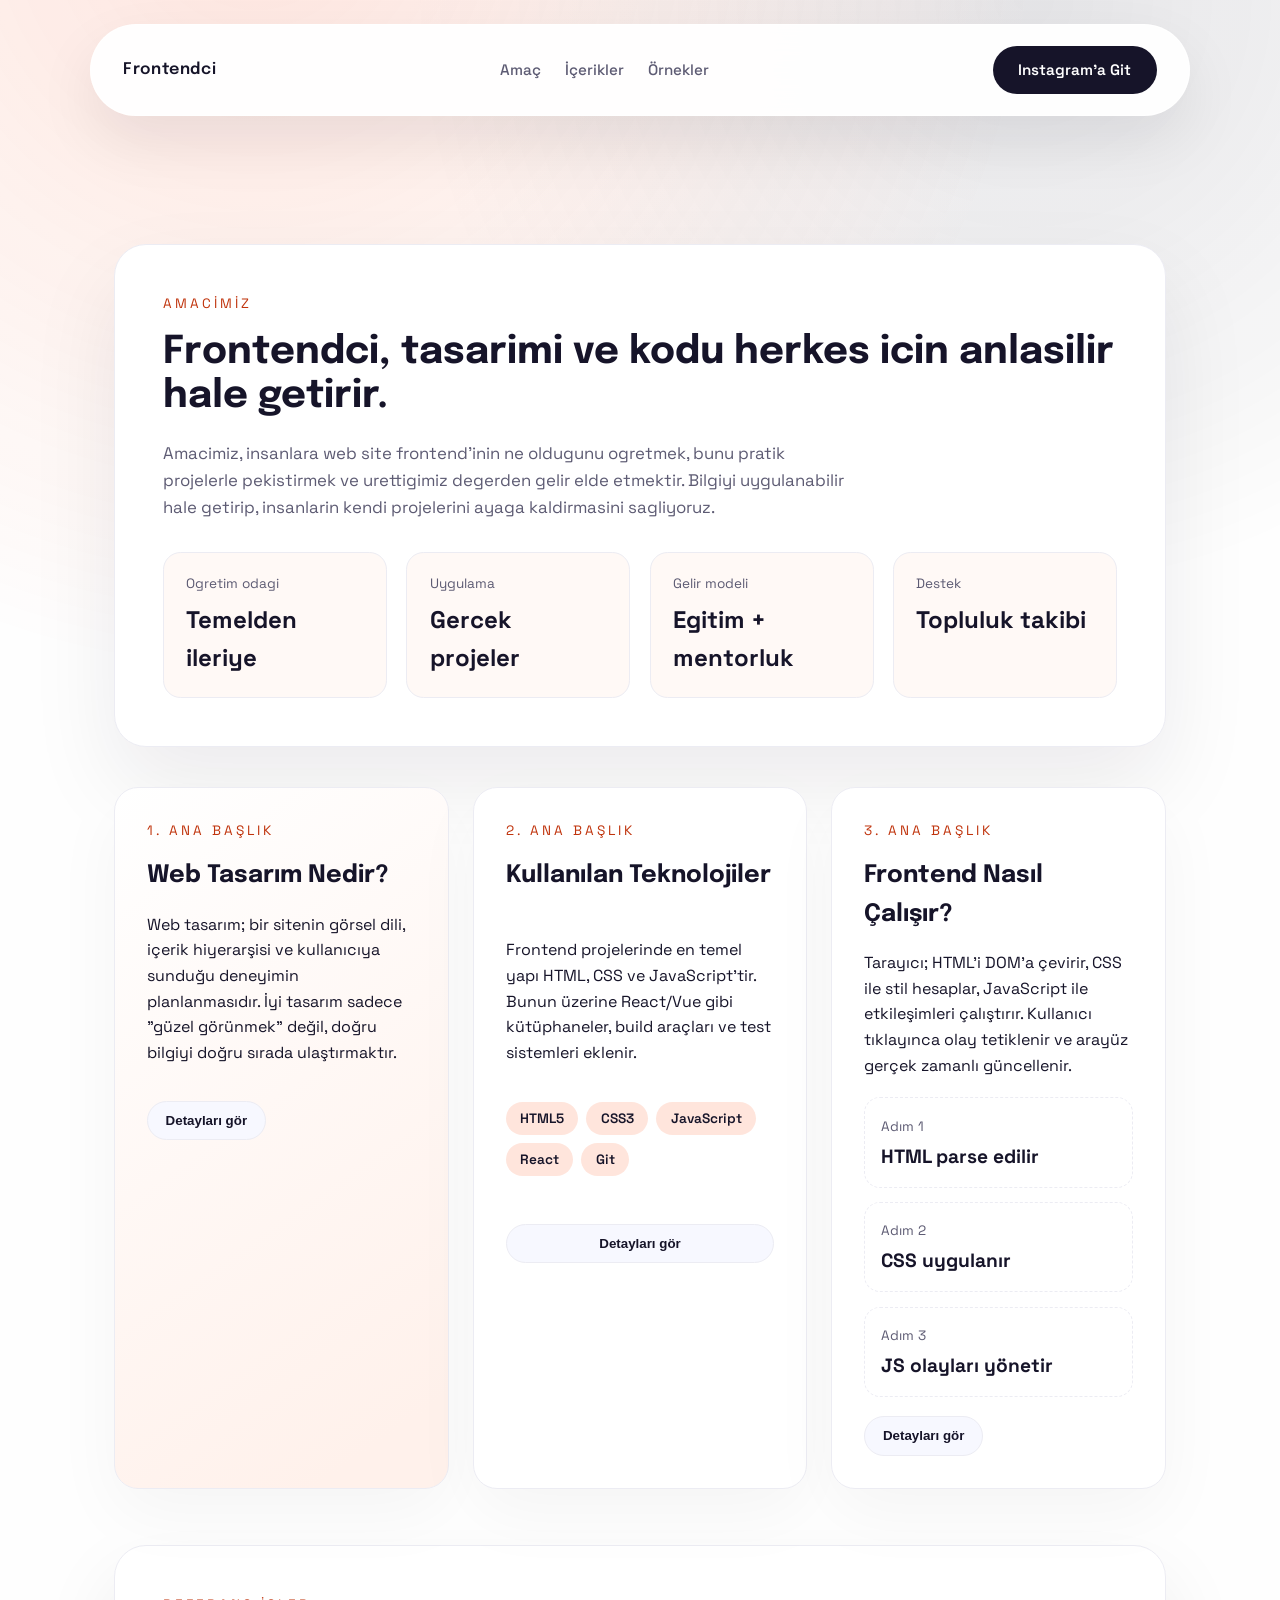
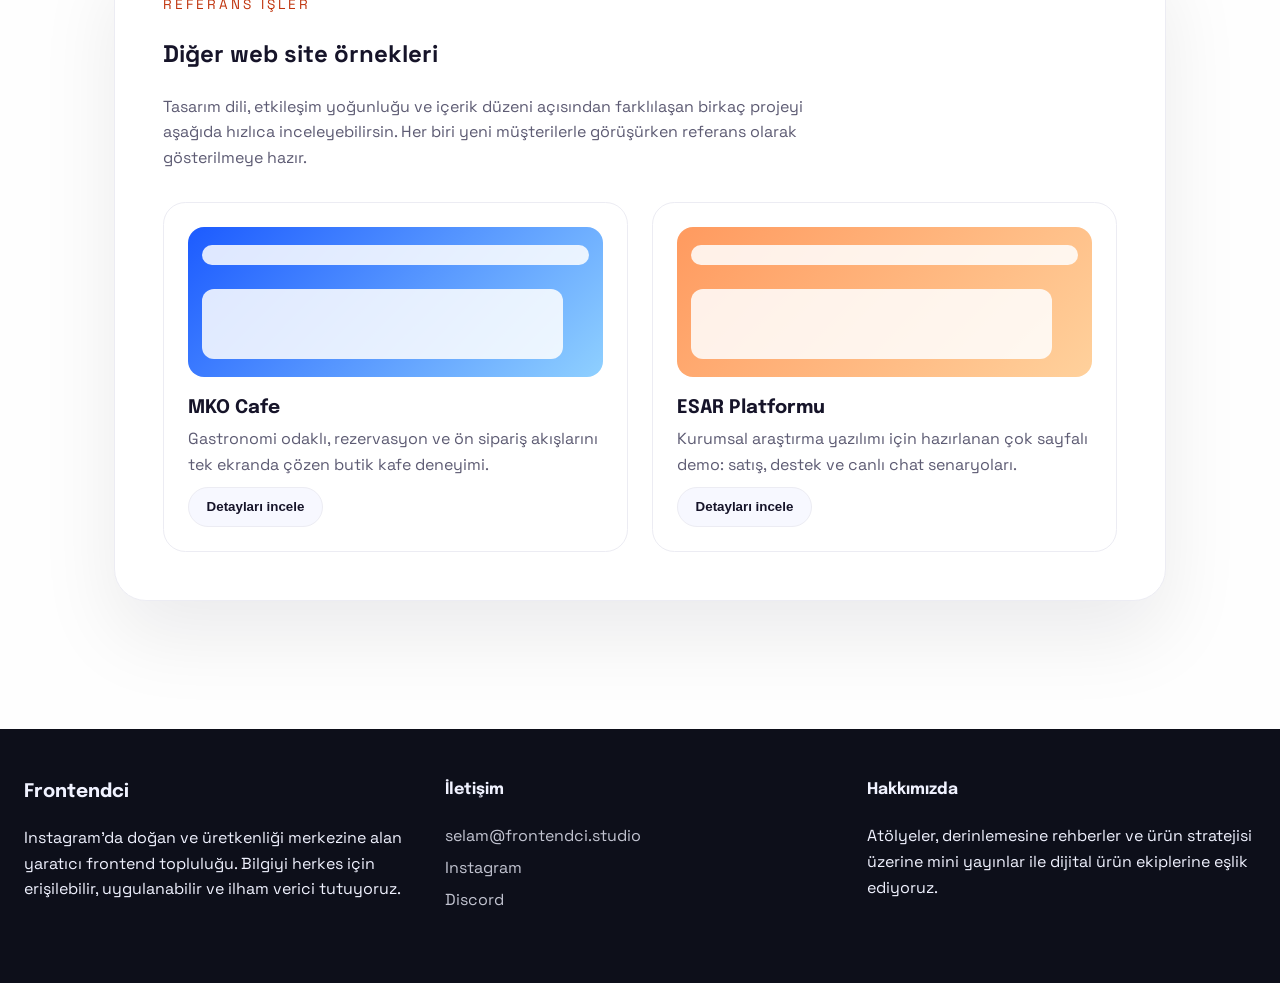
<file: index.html>
<!DOCTYPE html>
<html lang="tr">
  <head>
    <meta charset="UTF-8" />
    <meta name="viewport" content="width=device-width, initial-scale=1.0" />
    <title>Frontendci • Instagram Bilgi Sayfası</title>
    <link rel="preconnect" href="https://fonts.googleapis.com" />
    <link rel="preconnect" href="https://fonts.gstatic.com" crossorigin />
    <link
      href="https://fonts.googleapis.com/css2?family=Space+Grotesk:wght@400;500;600&family=Epilogue:wght@500;600&display=swap"
      rel="stylesheet"
    />
    <link rel="stylesheet" href="styles.css" />
    <script src="app.js" defer></script>
  </head>
  <body>
    <div class="page-background" aria-hidden="true"></div>
    <header class="site-header">
      <a class="logo-group" href="#vizyon" aria-label="Frontendci anasayfa">
        <span class="logo-text">Frontendci</span>
      </a>
      <nav class="nav-links">
        <a href="#vizyon">Amaç</a>
        <a href="#icerik">İçerikler</a>
        <a href="#projeler">Örnekler</a>
      </nav>
      <a
        class="cta-button"
        href="https://www.instagram.com/frontendci"
        target="_blank"
        rel="noopener noreferrer"
      >
        Instagram'a Git
      </a>
    </header>

    <main>
      <section class="hero-card" id="vizyon">
        <p class="eyebrow">Amacimiz</p>
        <h1>Frontendci, tasarimi ve kodu herkes icin anlasilir hale getirir.</h1>
        <p class="lead">
          Amacimiz, insanlara web site frontend'inin ne oldugunu ogretmek, bunu pratik
          projelerle pekistirmek ve urettigimiz degerden gelir elde etmektir. Bilgiyi
          uygulanabilir hale getirip, insanlarin kendi projelerini ayaga kaldirmasini
          sagliyoruz.
        </p>
        <div class="metric-strip">
          <article>
            <span>Ogretim odagi</span>
            <strong>Temelden ileriye</strong>
          </article>
          <article>
            <span>Uygulama</span>
            <strong>Gercek projeler</strong>
          </article>
          <article>
            <span>Gelir modeli</span>
            <strong>Egitim + mentorluk</strong>
          </article>
          <article>
            <span>Destek</span>
            <strong>Topluluk takibi</strong>
          </article>
        </div>
      </section>

      <section class="info-grid" id="icerik">
        <article class="info-card highlight">
          <div class="card-head">
            <p class="eyebrow">1. Ana başlık</p>
            <h2>Web Tasarım Nedir?</h2>
          </div>
          <p>
            Web tasarım; bir sitenin görsel dili, içerik hiyerarşisi ve kullanıcıya sunduğu
            deneyimin planlanmasıdır. İyi tasarım sadece "güzel görünmek" değil, doğru bilgiyi
            doğru sırada ulaştırmaktır.
          </p>
          <button
            class="site-trigger info-trigger"
            data-title="Web Tasarım Nedir?"
            data-description="Web tasarım; tipografi, renk, boşluk, hiyerarşi ve etkileşim kararlarının birleşimidir."
            data-topics="Bilgi mimarisi: Kullanıcı neyi, hangi sırayla görmeli?|Görsel hiyerarşi: Başlık, alt başlık, CTA dengesi|Kullanıcı deneyimi: Hızlı anlaşılan, yönlendirici arayüz akışı"
            data-code-key="web-tasarim"
            data-demo="demos/web-tasarim/index.html"
          >
            Detayları gör
          </button>
        </article>

        <article class="info-card stack">
          <div class="card-head">
            <p class="eyebrow">2. Ana başlık</p>
            <h2>Kullanılan Teknolojiler</h2>
          </div>
          <p>
            Frontend projelerinde en temel yapı HTML, CSS ve JavaScript'tir. Bunun üzerine
            React/Vue gibi kütüphaneler, build araçları ve test sistemleri eklenir.
          </p>
          <div class="tag-rail">
            <span>HTML5</span>
            <span>CSS3</span>
            <span>JavaScript</span>
            <span>React</span>
            <span>Git</span>
          </div>
          <button
            class="site-trigger info-trigger"
            data-title="Kullanılan Teknolojiler"
            data-description="Modern frontend sürecinde kullanılan temel ve yardımcı teknolojilerin kısa özeti."
            data-topics="HTML: Sayfanın iskeleti ve semantik etiketler|CSS: Düzen, renk, responsive davranışlar|JavaScript: Etkileşim, veri yönetimi, olay akışları"
            data-code-key="teknolojiler"
            data-demo="demos/kullanilan-teknolojiler/index.html"
          >
            Detayları gör
          </button>
        </article>

        <article class="info-card" id="topluluk">
          <div class="card-head">
            <p class="eyebrow">3. Ana başlık</p>
            <h2>Frontend Nasıl Çalışır?</h2>
          </div>
          <p>
            Tarayıcı; HTML'i DOM'a çevirir, CSS ile stil hesaplar, JavaScript ile etkileşimleri
            çalıştırır. Kullanıcı tıklayınca olay tetiklenir ve arayüz gerçek zamanlı güncellenir.
          </p>
          <div class="status-board">
            <div>
              <span>Adım 1</span>
              <strong>HTML parse edilir</strong>
            </div>
            <div>
              <span>Adım 2</span>
              <strong>CSS uygulanır</strong>
            </div>
            <div>
              <span>Adım 3</span>
              <strong>JS olayları yönetir</strong>
            </div>
          </div>
          <button
            class="site-trigger info-trigger"
            data-title="Frontend Nasıl Çalışır?"
            data-description="Tarayıcıda bir sayfanın yüklenmesinden kullanıcı etkileşimine kadar geçen sürecin özeti."
            data-topics="DOM oluşturma: HTML etiketleri ağaca dönüştürülür|Render aşaması: CSS ile kutu modeli ve yerleşim hesaplanır|Etkileşim: JavaScript olay dinleyicileriyle arayüz güncellenir"
            data-code-key="frontend-calisma"
            data-demo="demos/frontend-nasil-calisir/index.html"
          >
            Detayları gör
          </button>
        </article>
      </section>

      <section class="portfolio" id="projeler">
        <header>
          <p class="eyebrow">Referans işler</p>
          <h2>Diğer web site örnekleri</h2>
          <p class="portfolio-lead">
            Tasarım dili, etkileşim yoğunluğu ve içerik düzeni açısından farklılaşan
            birkaç projeyi aşağıda hızlıca inceleyebilirsin. Her biri yeni müşterilerle
            görüşürken referans olarak gösterilmeye hazır.
          </p>
        </header>
        <div class="portfolio-grid">
          <article class="site-card">
            <div class="site-shot gradient-one" aria-hidden="true"></div>
            <div>
              <h3>MKO Cafe</h3>
              <p>
                Gastronomi odaklı, rezervasyon ve ön sipariş akışlarını tek ekranda çözen butik kafe deneyimi.
              </p>
              <button
                class="site-trigger"
                data-title="MKO Cafe"
                data-description="Ön sipariş destekli rezervasyon formu, cam efektli kartlar ve geniş menü akışıyla premium kafe sunumu."
                data-src="projects/mko-cafe/index.html"
              >
                Detayları incele
              </button>
            </div>
          </article>
          <article class="site-card">
            <div class="site-shot gradient-two" aria-hidden="true"></div>
            <div>
              <h3>ESAR Platformu</h3>
              <p>
                Kurumsal araştırma yazılımı için hazırlanan çok sayfalı demo: satış, destek ve canlı chat senaryoları.
              </p>
              <button
                class="site-trigger"
                data-title="ESAR Platformu"
                data-description="Çok sayfalı SaaS tanıtımı, fiyatlandırma kartları ve canlı destek widget'ıyla birlikte geliyor."
                data-src="projects/esar/esar.html"
              >
                Detayları incele
              </button>
            </div>
          </article>
        </div>
      </section>

      <div class="site-modal" aria-hidden="true">
        <div class="site-modal__backdrop" data-close-modal></div>
        <div class="site-modal__dialog" role="dialog" aria-modal="true" aria-labelledby="site-modal-title" tabindex="-1">
          <button class="site-modal__close" aria-label="Pencereyi kapat" data-close-modal>&times;</button>
          <div class="site-modal__info">
            <p class="eyebrow">Canlı önizleme</p>
            <h3 id="site-modal-title">Örnek başlık</h3>
            <p id="site-modal-description">Bu alan tıklanan karttan gelen açıklamayla güncellenir.</p>
          </div>
          <div class="site-modal__frame">
            <iframe src="" title="Site örneği" loading="lazy"></iframe>
          </div>
        </div>
      </div>

      <div class="info-modal" aria-hidden="true">
        <div class="info-modal__backdrop" data-close-info></div>
        <div class="info-modal__dialog" role="dialog" aria-modal="true" aria-labelledby="info-modal-title" tabindex="-1">
          <button class="info-modal__close" aria-label="Bilgi kartını kapat" data-close-info>&times;</button>
          <p class="eyebrow">Frontend bilgi kartı</p>
          <h3 id="info-modal-title">Kart Başlığı</h3>
          <p id="info-modal-description">Kart açıklaması burada görünecek.</p>
          <ul id="info-modal-list"></ul>
          <div class="info-modal__code-wrap">
            <h4>Ornek Kod</h4>
            <pre><code id="info-modal-code"></code></pre>
          </div>
          <div class="info-modal__demo-wrap">
            <h4>Canli Onizleme</h4>
            <iframe id="info-modal-demo" src="" title="Kod onizleme" loading="lazy"></iframe>
          </div>
        </div>
      </div>
    </main>

    <footer class="site-footer">
      <div>
        <h3>Frontendci</h3>
        <p>
          Instagram'da doğan ve üretkenliği merkezine alan yaratıcı frontend topluluğu.
          Bilgiyi herkes için erişilebilir, uygulanabilir ve ilham verici tutuyoruz.
        </p>
      </div>
      <div>
        <h4>İletişim</h4>
        <a href="mailto:selam@frontendci.studio">selam@frontendci.studio</a>
        <a href="https://www.instagram.com/frontendci" target="_blank" rel="noopener noreferrer"
          >Instagram</a
        >
        <a href="https://discord.gg/" target="_blank" rel="noopener noreferrer">Discord</a>
      </div>
      <div>
        <h4>Hakkımızda</h4>
        <p>
          Atölyeler, derinlemesine rehberler ve ürün stratejisi üzerine mini yayınlar ile
          dijital ürün ekiplerine eşlik ediyoruz.
        </p>
      </div>
    </footer>
  </body>
</html>
</file>
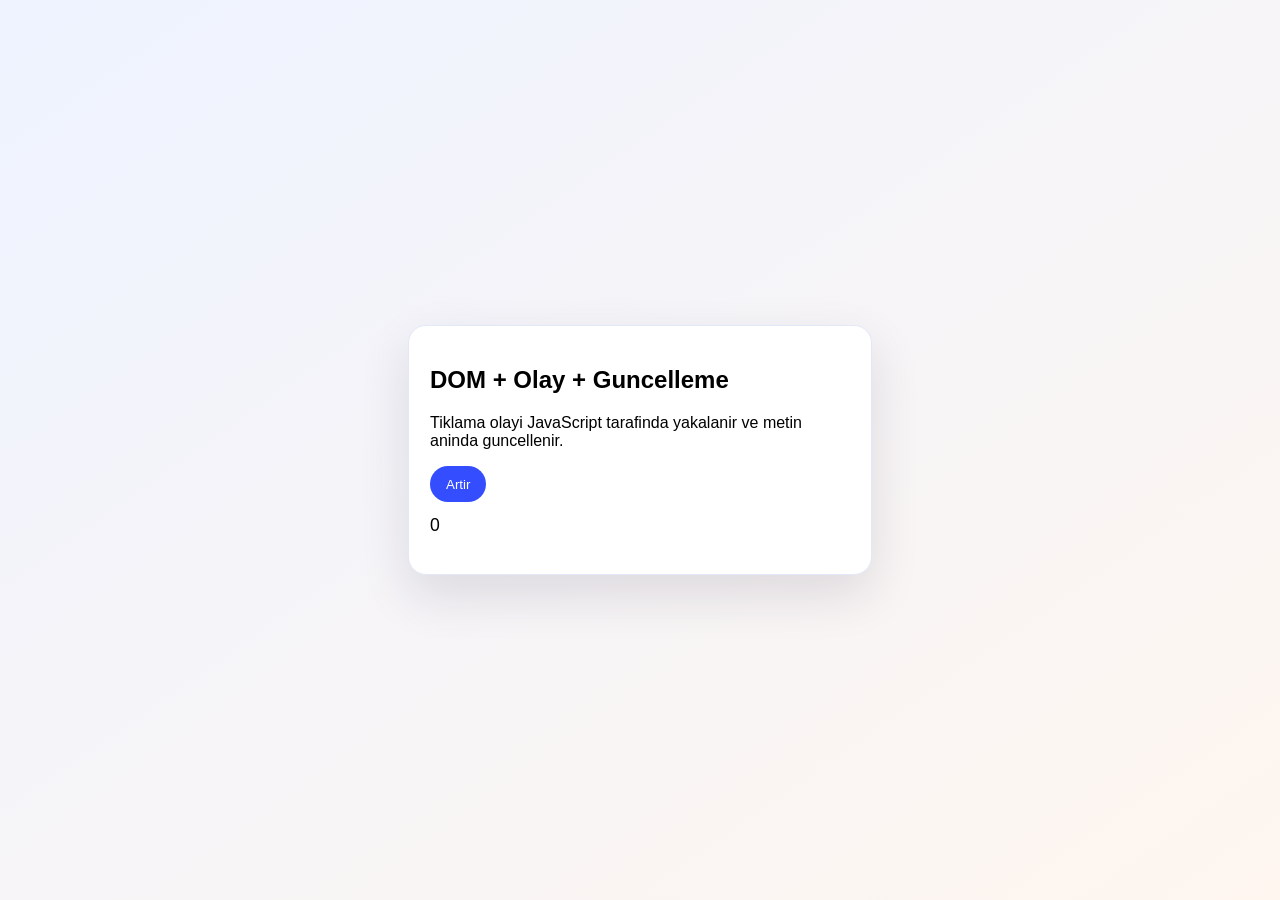
<file: demos/frontend-nasil-calisir/index.html>
<!DOCTYPE html>
<html lang="tr">
  <head>
    <meta charset="UTF-8" />
    <meta name="viewport" content="width=device-width, initial-scale=1.0" />
    <title>Frontend Calisma Demo</title>
    <style>
      body {
        margin: 0;
        min-height: 100vh;
        display: grid;
        place-items: center;
        font-family: "Segoe UI", sans-serif;
        background: linear-gradient(145deg, #eef3ff, #fef6ef);
      }
      .card {
        width: min(420px, 90%);
        background: #fff;
        border-radius: 18px;
        border: 1px solid #e3e8f8;
        padding: 1.3rem;
        box-shadow: 0 20px 50px rgba(36, 24, 59, 0.12);
      }
      button {
        border: none;
        border-radius: 999px;
        padding: 0.65rem 1rem;
        background: #334dff;
        color: #fff;
        cursor: pointer;
      }
      #sayac {
        margin-top: 0.8rem;
        font-size: 1.1rem;
      }
    </style>
  </head>
  <body>
    <section class="card">
      <h2>DOM + Olay + Guncelleme</h2>
      <p>Tiklama olayi JavaScript tarafinda yakalanir ve metin aninda guncellenir.</p>
      <button id="sayacBtn">Artir</button>
      <p id="sayac">0</p>
    </section>
    <script>
      let deger = 0;
      const btn = document.getElementById('sayacBtn');
      const alan = document.getElementById('sayac');
      btn.addEventListener('click', () => {
        deger += 1;
        alan.textContent = deger;
      });
    </script>
  </body>
</html>
</file>
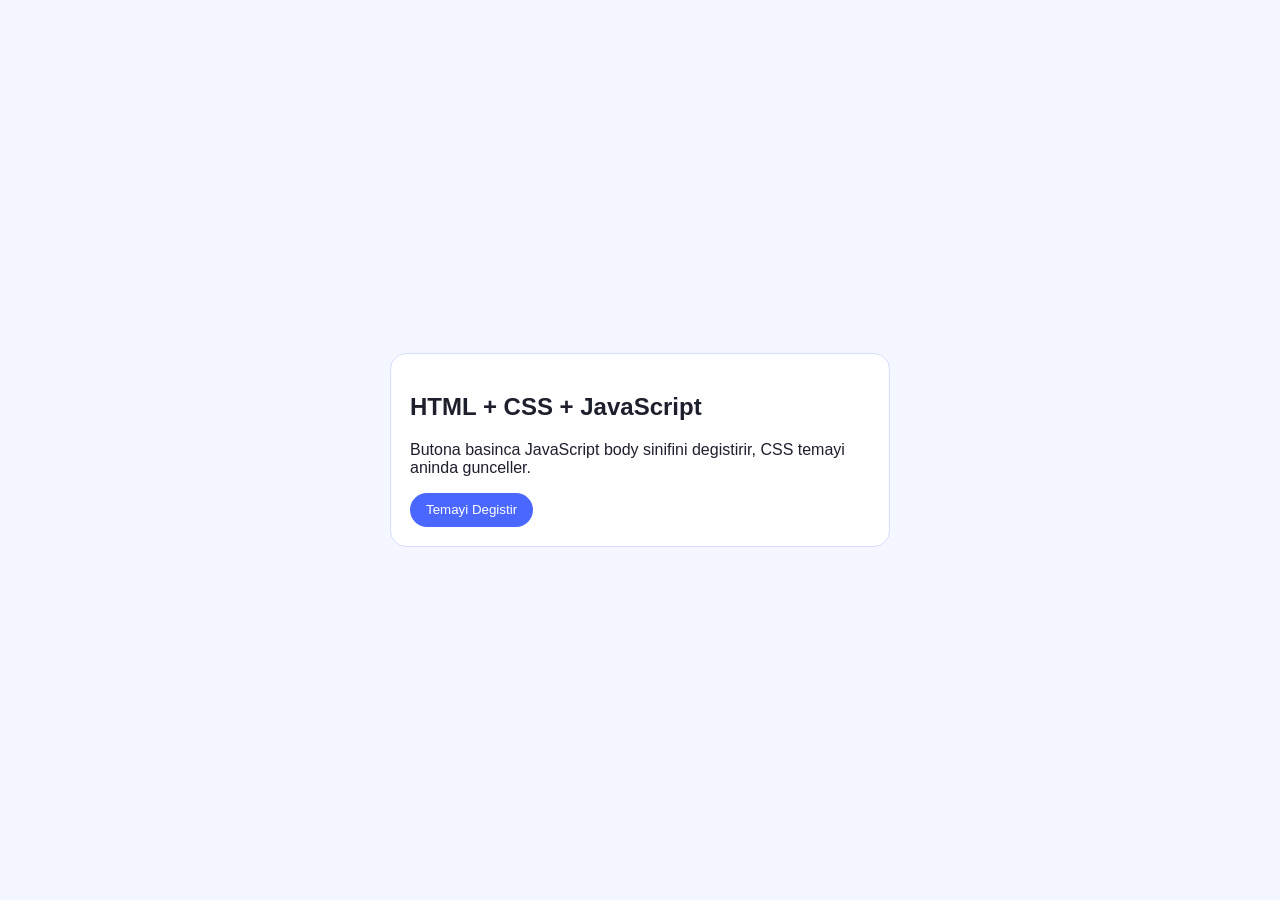
<file: demos/kullanilan-teknolojiler/index.html>
<!DOCTYPE html>
<html lang="tr">
  <head>
    <meta charset="UTF-8" />
    <meta name="viewport" content="width=device-width, initial-scale=1.0" />
    <title>Teknolojiler Demo</title>
    <style>
      body {
        margin: 0;
        min-height: 100vh;
        display: grid;
        place-items: center;
        font-family: "Segoe UI", sans-serif;
        transition: background 0.25s ease, color 0.25s ease;
      }
      body.acik { background: #f4f7ff; color: #1e1f2d; }
      body.koyu { background: #181a29; color: #f8f9ff; }
      .panel {
        width: min(460px, 90%);
        background: rgba(255,255,255,0.9);
        border-radius: 16px;
        padding: 1.2rem;
        border: 1px solid #d7defd;
      }
      body.koyu .panel {
        background: rgba(29, 33, 52, 0.95);
        border-color: #3d4262;
      }
      button {
        border: none;
        border-radius: 999px;
        padding: 0.6rem 1rem;
        background: #4a67ff;
        color: #fff;
        cursor: pointer;
      }
    </style>
  </head>
  <body class="acik">
    <main class="panel">
      <h2>HTML + CSS + JavaScript</h2>
      <p>Butona basinca JavaScript body sinifini degistirir, CSS temayi aninda gunceller.</p>
      <button id="tema">Temayi Degistir</button>
    </main>
    <script>
      document.getElementById('tema').onclick = () => {
        document.body.classList.toggle('koyu');
        document.body.classList.toggle('acik');
      };
    </script>
  </body>
</html>
</file>
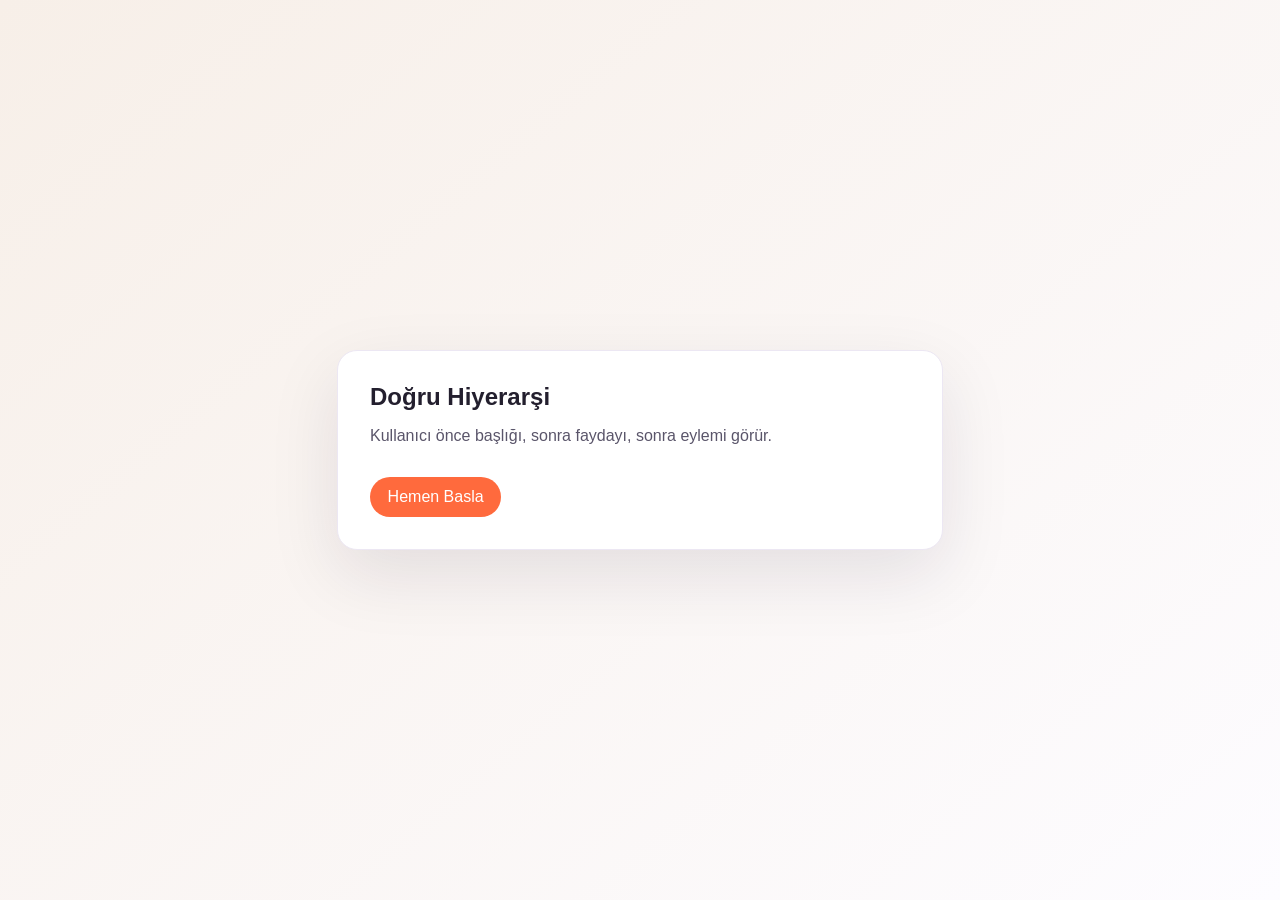
<file: demos/web-tasarim/index.html>
<!DOCTYPE html>
<html lang="tr">
  <head>
    <meta charset="UTF-8" />
    <meta name="viewport" content="width=device-width, initial-scale=1.0" />
    <title>Web Tasarim Demo</title>
    <style>
      body {
        margin: 0;
        font-family: "Segoe UI", sans-serif;
        background: linear-gradient(140deg, #f7efe8, #fdfcff);
        color: #231f2e;
        display: grid;
        place-items: center;
        min-height: 100vh;
      }
      .hero {
        width: min(540px, 92%);
        background: #fff;
        border: 1px solid #ece7f3;
        border-radius: 20px;
        padding: 2rem;
        box-shadow: 0 25px 70px rgba(25, 15, 46, 0.1);
      }
      h1 { margin: 0 0 0.8rem; }
      p { color: #5a556a; }
      .cta {
        display: inline-block;
        margin-top: 1rem;
        background: #ff6a3d;
        color: #fff;
        text-decoration: none;
        padding: 0.7rem 1.1rem;
        border-radius: 999px;
      }
    </style>
  </head>
  <body>
    <section class="hero">
      <h1>Doğru Hiyerarşi</h1>
      <p>Kullanıcı önce başlığı, sonra faydayı, sonra eylemi görür.</p>
      <a class="cta" href="#">Hemen Basla</a>
    </section>
  </body>
</html>
</file>
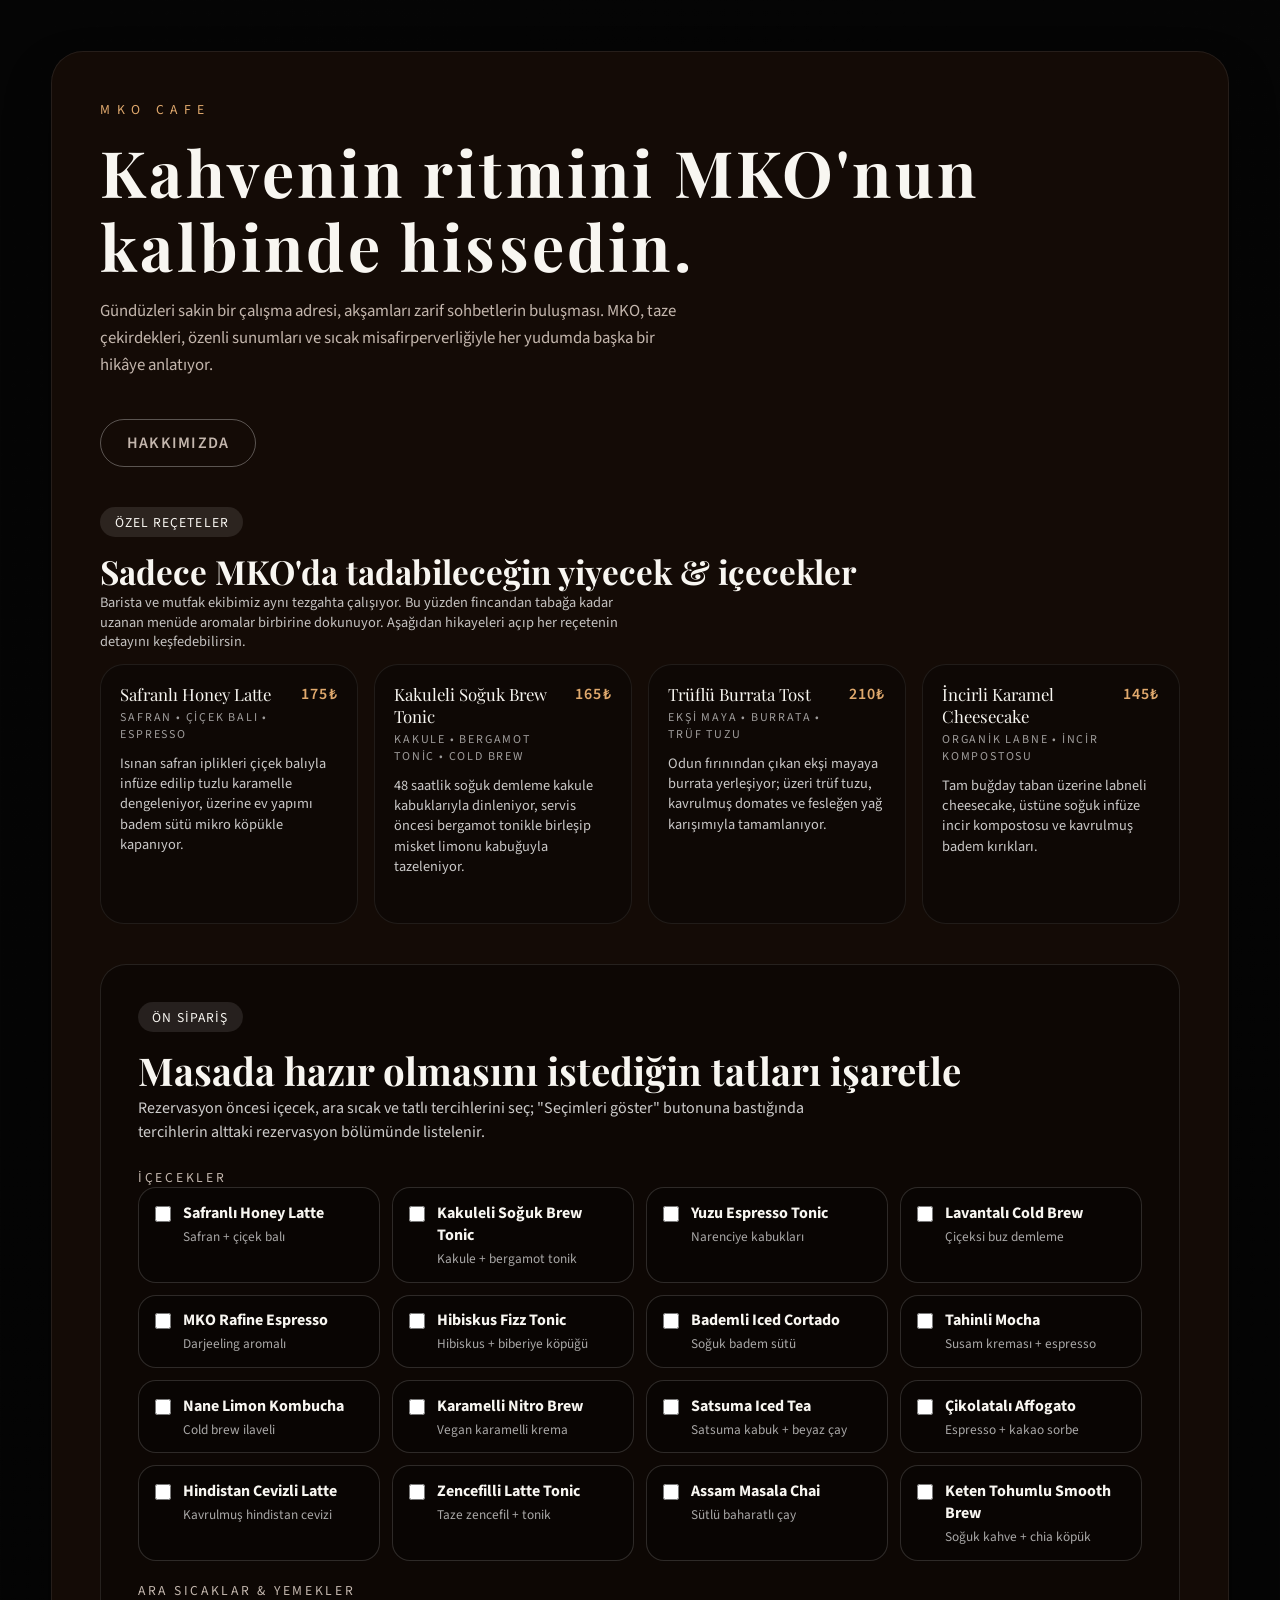
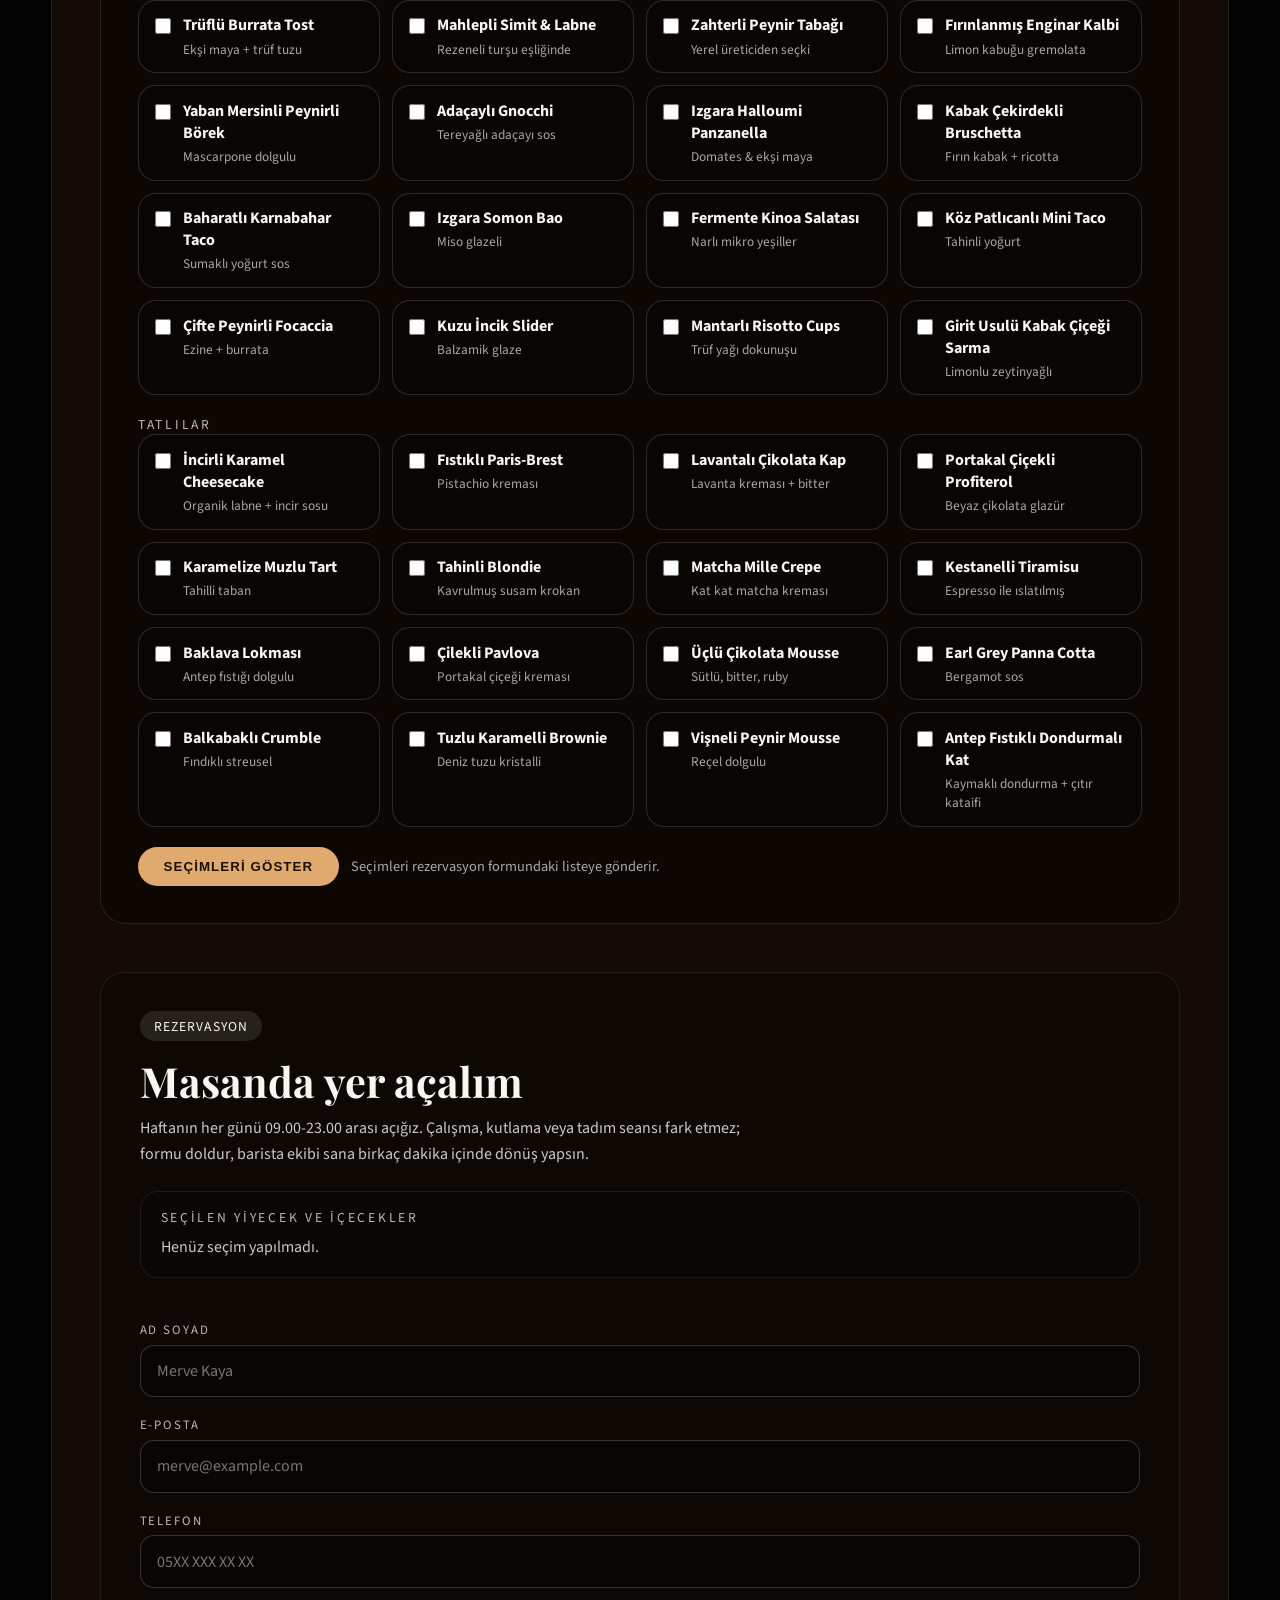
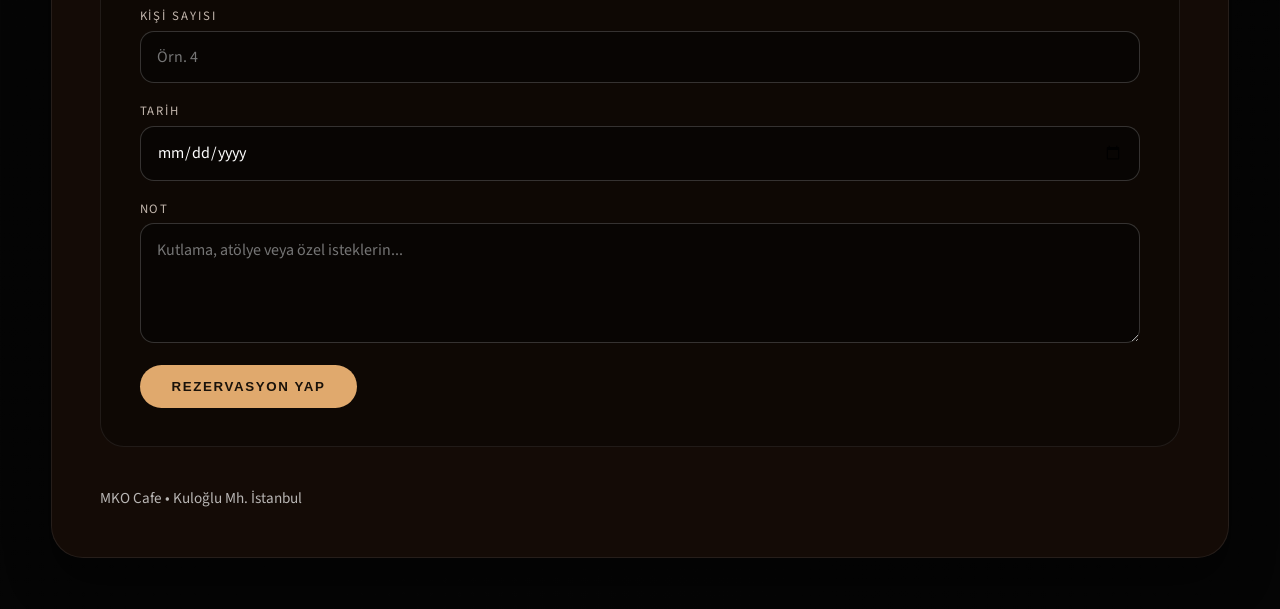
<file: projects/mko-cafe/index.html>
<!DOCTYPE html>
<html lang="tr">
<head>
  <meta charset="UTF-8" />
  <meta name="viewport" content="width=device-width, initial-scale=1" />
  <title>MKO Cafe</title>
  <link rel="preconnect" href="https://fonts.gstatic.com" crossorigin>
  <link href="https://fonts.googleapis.com/css2?family=Playfair+Display:wght@400;600&family=Source+Sans+3:wght@300;400;600&display=swap" rel="stylesheet">
  <style>
    :root {
      --pure-black: #050505;
      --deep-espresso: rgba(24, 14, 8, 0.85);
      --amber-foam: #e0a96d;
      --rose-fog: rgba(255, 240, 230, 0.75);
      --mint-hint: rgba(169, 208, 142, 0.5);
    }

    * {
      box-sizing: border-box;
      margin: 0;
      padding: 0;
    }

    body {
      font-family: 'Source Sans 3', sans-serif;
      color: #f8f6f1;
      background: var(--pure-black);
      min-height: 100vh;
      background-image: linear-gradient(115deg, rgba(5, 5, 5, 0.9), rgba(5, 5, 5, 0.3)),
        url('https://images.unsplash.com/photo-1504674900247-0877df9cc836?auto=format&fit=crop&w=1600&q=80');
      background-size: cover;
      background-position: center;
      display: flex;
      align-items: center;
      justify-content: center;
      padding: 4vw;
    }

    main {
      width: min(1200px, 100%);
      background: var(--deep-espresso);
      backdrop-filter: blur(14px);
      border: 1px solid rgba(255, 255, 255, 0.08);
      border-radius: 32px;
      padding: clamp(2rem, 4vw, 3rem);
      box-shadow: 0 25px 45px rgba(0, 0, 0, 0.45);
    }

    header {
      display: flex;
      flex-direction: column;
      gap: 1rem;
      margin-bottom: 2.5rem;
    }

    .eyebrow {
      font-size: 0.85rem;
      letter-spacing: 0.4rem;
      text-transform: uppercase;
      color: var(--amber-foam);
    }

    h1 {
      font-family: 'Playfair Display', serif;
      font-size: clamp(2.8rem, 5vw, 4rem);
      letter-spacing: 0.05em;
      line-height: 1.15;
    }

    .intro {
      max-width: 580px;
      color: var(--rose-fog);
      font-size: 1.05rem;
      line-height: 1.6;
    }

    .hero-actions {
      margin-top: 1.5rem;
      display: flex;
      gap: 0.75rem;
      flex-wrap: wrap;
    }

    .btn {
      display: inline-flex;
      align-items: center;
      justify-content: center;
      padding: 0.75rem 1.6rem;
      border-radius: 999px;
      border: 1px solid transparent;
      font-weight: 600;
      letter-spacing: 0.08em;
      text-transform: uppercase;
      text-decoration: none;
      color: #1a120a;
      background: var(--amber-foam);
      transition: transform 200ms ease, border-color 200ms ease;
    }

    .btn:hover {
      transform: translateY(-2px);
    }

    .btn--ghost {
      background: transparent;
      color: var(--rose-fog);
      border-color: rgba(255, 255, 255, 0.3);
    }

    .signature {
      display: grid;
      gap: 0.8rem;
      margin-bottom: 1.2rem;
    }

    .signature h2 {
      font-family: 'Playfair Display', serif;
      font-size: clamp(1.6rem, 2.6vw, 2.2rem);
    }

    .signature p {
      max-width: 520px;
      color: rgba(255, 255, 255, 0.75);
      line-height: 1.35;
      font-size: 0.9rem;
    }

    .recipe-grid {
      display: grid;
      grid-template-columns: repeat(auto-fit, minmax(230px, 1fr));
      gap: 1rem;
    }

    .recipe-card {
      background: rgba(5, 5, 5, 0.4);
      border: 1px solid rgba(255, 255, 255, 0.08);
      border-radius: 24px;
      padding: 1.1rem 1.2rem;
      min-height: 260px;
      display: flex;
      flex-direction: column;
      gap: 0.7rem;
      transition: border-color 200ms ease, transform 200ms ease;
    }

    .recipe-card:hover {
      border-color: rgba(224, 169, 109, 0.4);
      transform: translateY(-4px);
    }

    .recipe-header {
      display: flex;
      justify-content: space-between;
      align-items: flex-start;
      gap: 0.5rem;
    }

    .summary-text {
      display: grid;
      gap: 0.25rem;
    }

    .summary-text .title {
      font-family: 'Playfair Display', serif;
      font-size: 1.05rem;
    }

    .summary-text .subtitle {
      font-size: 0.75rem;
      text-transform: uppercase;
      letter-spacing: 0.15em;
      color: rgba(255, 255, 255, 0.6);
    }

    .recipe-price {
      font-weight: 600;
      color: var(--amber-foam);
      letter-spacing: 0.08em;
    }

    .recipe-card p {
      color: rgba(255, 255, 255, 0.78);
      line-height: 1.4;
      font-size: 0.9rem;
    }

    .preorder {
      margin: 2.5rem 0;
      padding: clamp(1.5rem, 3vw, 2.3rem);
      border-radius: 26px;
      background: rgba(5, 5, 5, 0.38);
      border: 1px solid rgba(255, 255, 255, 0.1);
      display: grid;
      gap: 1.5rem;
    }

    .preorder h2 {
      font-family: 'Playfair Display', serif;
      font-size: clamp(1.8rem, 3vw, 2.4rem);
    }

    .preorder p {
      color: rgba(255, 255, 255, 0.8);
      line-height: 1.5;
      max-width: 720px;
    }

    .preorder-form {
      display: grid;
      gap: 1.25rem;
    }

    .preorder-form fieldset {
      border: none;
      padding: 0;
      display: grid;
      gap: 0.75rem;
    }

    .preorder-form legend {
      font-size: 0.85rem;
      letter-spacing: 0.2em;
      text-transform: uppercase;
      color: var(--rose-fog);
    }

    .preorder-grid {
      display: grid;
      grid-template-columns: repeat(auto-fit, minmax(200px, 1fr));
      gap: 0.75rem;
    }

    .option-card {
      border: 1px solid rgba(255, 255, 255, 0.15);
      border-radius: 18px;
      padding: 0.85rem 1rem;
      display: flex;
      gap: 0.75rem;
      cursor: pointer;
      background: rgba(0, 0, 0, 0.25);
      transition: border-color 200ms ease, transform 200ms ease;
    }

    .option-card:hover {
      border-color: rgba(224, 169, 109, 0.45);
      transform: translateY(-2px);
    }

    .option-card:has(input:checked) {
      border-color: rgba(224, 169, 109, 0.5);
      background: rgba(224, 169, 109, 0.08);
    }

    .option-card input {
      accent-color: var(--amber-foam);
      width: 1rem;
      height: 1rem;
      margin-top: 0.25rem;
      flex-shrink: 0;
    }

    .option-copy {
      display: flex;
      flex-direction: column;
      gap: 0.2rem;
    }

    .option-copy strong {
      font-size: 1rem;
    }

    .option-copy small {
      color: rgba(255, 255, 255, 0.65);
    }

    .option-card input:checked ~ .option-copy strong {
      color: var(--amber-foam);
    }

    .preorder-actions {
      display: flex;
      flex-wrap: wrap;
      gap: 0.75rem;
      align-items: center;
    }

    .preorder-apply {
      border: none;
      border-radius: 999px;
      padding: 0.75rem 1.6rem;
      background: var(--amber-foam);
      color: #1a120a;
      font-weight: 600;
      letter-spacing: 0.08em;
      text-transform: uppercase;
      cursor: pointer;
      transition: transform 200ms ease;
    }

    .preorder-apply:hover {
      transform: translateY(-2px);
    }

    .preorder-hint {
      font-size: 0.9rem;
      color: rgba(255, 255, 255, 0.65);
    }

    .selection-preview {
      margin-bottom: 1rem;
      padding: 1rem 1.25rem;
      border-radius: 18px;
      background: rgba(5, 5, 5, 0.3);
      border: 1px solid rgba(255, 255, 255, 0.08);
      display: grid;
      gap: 0.5rem;
    }

    .preview-label {
      font-size: 0.85rem;
      letter-spacing: 0.2em;
      text-transform: uppercase;
      color: var(--rose-fog);
    }

    .preview-empty {
      color: rgba(255, 255, 255, 0.7);
    }

    .preview-list {
      list-style: none;
      display: none;
      gap: 0.4rem;
      flex-direction: column;
      padding-left: 0;
    }

    .preview-list--visible {
      display: flex;
    }

    .preview-list li {
      padding: 0.45rem 0.75rem;
      border-radius: 12px;
      background: rgba(255, 255, 255, 0.08);
    }

    .pill {
      display: inline-flex;
      align-items: center;
      gap: 0.5rem;
      font-size: 0.85rem;
      padding: 0.35rem 0.9rem;
      border-radius: 999px;
      background: rgba(255, 255, 255, 0.1);
      margin-bottom: 0.75rem;
      letter-spacing: 0.08em;
      text-transform: uppercase;
    }

    .reservation {
      margin-top: 3rem;
      padding: clamp(1.75rem, 3vw, 2.5rem);
      border-radius: 24px;
      background: rgba(5, 5, 5, 0.35);
      border: 1px solid rgba(255, 255, 255, 0.08);
      display: grid;
      gap: 1.5rem;
    }

    .reservation h2 {
      font-family: 'Playfair Display', serif;
      font-size: clamp(2rem, 4vw, 2.6rem);
      margin-bottom: 0.5rem;
    }

    .reservation p {
      color: rgba(255, 255, 255, 0.78);
      max-width: 640px;
      line-height: 1.6;
    }

    .reservation form {
      display: grid;
      gap: 1rem;
    }

    .reservation label {
      font-size: 0.8rem;
      letter-spacing: 0.15em;
      text-transform: uppercase;
      color: var(--rose-fog);
      margin-bottom: 0.35rem;
      display: inline-block;
    }

    .reservation input,
    .reservation select,
    .reservation textarea {
      width: 100%;
      padding: 0.9rem 1rem;
      border-radius: 14px;
      border: 1px solid rgba(255, 255, 255, 0.18);
      background: rgba(5, 5, 5, 0.55);
      color: #fff;
      font-size: 1rem;
      font-family: 'Source Sans 3', sans-serif;
    }

    .reservation textarea {
      min-height: 120px;
      resize: vertical;
    }

    .reservation button {
      justify-self: start;
      padding: 0.85rem 2rem;
      border-radius: 999px;
      border: none;
      background: var(--amber-foam);
      color: #1a120a;
      font-weight: 600;
      letter-spacing: 0.12em;
      text-transform: uppercase;
      cursor: pointer;
      transition: transform 250ms ease;
    }

    .reservation button:hover {
      transform: translateY(-2px);
    }

    footer {
      margin-top: 2.5rem;
      display: flex;
      justify-content: space-between;
      flex-wrap: wrap;
      gap: 1rem;
      font-size: 0.95rem;
      color: rgba(255, 255, 255, 0.7);
      align-items: center;
    }


    @media (max-width: 640px) {
      main {
        padding: 1.75rem;
      }

      header {
        text-align: center;
        align-items: center;
      }

      footer {
        flex-direction: column;
        text-align: center;
      }
    }
  </style>
</head>
<body>
  <main>
    <header>
      <span class="eyebrow">MKO CAFE</span>
      <h1>Kahvenin ritmini MKO'nun kalbinde hissedin.</h1>
      <p class="intro">Gündüzleri sakin bir çalışma adresi, akşamları zarif sohbetlerin buluşması. MKO, taze çekirdekleri, özenli sunumları ve sıcak misafirperverliğiyle her yudumda başka bir hikâye anlatıyor.</p>
      <div class="hero-actions">
        <a class="btn btn--ghost" href="menu.html">Hakkımızda</a>
      </div>
    </header>

    <section class="signature">
      <div>
        <div class="pill">özel reçeteler</div>
        <h2>Sadece MKO'da tadabileceğin yiyecek & içecekler</h2>
        <p>Barista ve mutfak ekibimiz aynı tezgahta çalışıyor. Bu yüzden fincandan tabağa kadar uzanan menüde aromalar birbirine dokunuyor. Aşağıdan hikayeleri açıp her reçetenin detayını keşfedebilirsin.</p>
      </div>

      <div class="recipe-grid">
        <article class="recipe-card">
          <div class="recipe-header">
            <div class="summary-text">
              <span class="title">Safranlı Honey Latte</span>
              <span class="subtitle">safran • çiçek balı • espresso</span>
            </div>
            <span class="recipe-price">175₺</span>
          </div>
          <p>Isınan safran iplikleri çiçek balıyla infüze edilip tuzlu karamelle dengeleniyor, üzerine ev yapımı badem sütü mikro köpükle kapanıyor.</p>
        </article>

        <article class="recipe-card">
          <div class="recipe-header">
            <div class="summary-text">
              <span class="title">Kakuleli Soğuk Brew Tonic</span>
              <span class="subtitle">kakule • bergamot tonic • cold brew</span>
            </div>
            <span class="recipe-price">165₺</span>
          </div>
          <p>48 saatlik soğuk demleme kakule kabuklarıyla dinleniyor, servis öncesi bergamot tonikle birleşip misket limonu kabuğuyla tazeleniyor.</p>
        </article>

        <article class="recipe-card">
          <div class="recipe-header">
            <div class="summary-text">
              <span class="title">Trüflü Burrata Tost</span>
              <span class="subtitle">ekşi maya • burrata • trüf tuzu</span>
            </div>
            <span class="recipe-price">210₺</span>
          </div>
          <p>Odun fırınından çıkan ekşi mayaya burrata yerleşiyor; üzeri trüf tuzu, kavrulmuş domates ve fesleğen yağ karışımıyla tamamlanıyor.</p>
        </article>

        <article class="recipe-card">
          <div class="recipe-header">
            <div class="summary-text">
              <span class="title">İncirli Karamel Cheesecake</span>
              <span class="subtitle">organik labne • incir kompostosu</span>
            </div>
            <span class="recipe-price">145₺</span>
          </div>
          <p>Tam buğday taban üzerine labneli cheesecake, üstüne soğuk infüze incir kompostosu ve kavrulmuş badem kırıkları.</p>
        </article>
      </div>
    </section>

    <section class="preorder">
      <div>
        <div class="pill">ön sipariş</div>
        <h2>Masada hazır olmasını istediğin tatları işaretle</h2>
        <p>Rezervasyon öncesi içecek, ara sıcak ve tatlı tercihlerini seç; "Seçimleri göster" butonuna bastığında tercihlerin alttaki rezervasyon bölümünde listelenir.</p>
      </div>

      <form class="preorder-form">
        <fieldset>
          <legend>İçecekler</legend>
          <div class="preorder-grid">
            <label class="option-card">
              <input type="checkbox" value="Safranlı Honey Latte">
              <div class="option-copy">
                <strong>Safranlı Honey Latte</strong>
                <small>Safran + çiçek balı</small>
              </div>
            </label>

            <label class="option-card">
              <input type="checkbox" value="Kakuleli Soğuk Brew Tonic">
              <div class="option-copy">
                <strong>Kakuleli Soğuk Brew Tonic</strong>
                <small>Kakule + bergamot tonik</small>
              </div>
            </label>

            <label class="option-card">
              <input type="checkbox" value="Yuzu Espresso Tonic">
              <div class="option-copy">
                <strong>Yuzu Espresso Tonic</strong>
                <small>Narenciye kabukları</small>
              </div>
            </label>

            <label class="option-card">
              <input type="checkbox" value="Lavantalı Cold Brew">
              <div class="option-copy">
                <strong>Lavantalı Cold Brew</strong>
                <small>Çiçeksi buz demleme</small>
              </div>
            </label>

            <label class="option-card">
              <input type="checkbox" value="MKO Rafine Espresso">
              <div class="option-copy">
                <strong>MKO Rafine Espresso</strong>
                <small>Darjeeling aromalı</small>
              </div>
            </label>

            <label class="option-card">
              <input type="checkbox" value="Hibiskus Fizz Tonic">
              <div class="option-copy">
                <strong>Hibiskus Fizz Tonic</strong>
                <small>Hibiskus + biberiye köpüğü</small>
              </div>
            </label>

            <label class="option-card">
              <input type="checkbox" value="Bademli Iced Cortado">
              <div class="option-copy">
                <strong>Bademli Iced Cortado</strong>
                <small>Soğuk badem sütü</small>
              </div>
            </label>

            <label class="option-card">
              <input type="checkbox" value="Tahinli Mocha">
              <div class="option-copy">
                <strong>Tahinli Mocha</strong>
                <small>Susam kreması + espresso</small>
              </div>
            </label>

            <label class="option-card">
              <input type="checkbox" value="Nane Limon Kombucha">
              <div class="option-copy">
                <strong>Nane Limon Kombucha</strong>
                <small>Cold brew ilaveli</small>
              </div>
            </label>

            <label class="option-card">
              <input type="checkbox" value="Karamelli Nitro Brew">
              <div class="option-copy">
                <strong>Karamelli Nitro Brew</strong>
                <small>Vegan karamelli krema</small>
              </div>
            </label>

            <label class="option-card">
              <input type="checkbox" value="Satsuma Iced Tea">
              <div class="option-copy">
                <strong>Satsuma Iced Tea</strong>
                <small>Satsuma kabuk + beyaz çay</small>
              </div>
            </label>

            <label class="option-card">
              <input type="checkbox" value="Çikolatalı Affogato">
              <div class="option-copy">
                <strong>Çikolatalı Affogato</strong>
                <small>Espresso + kakao sorbe</small>
              </div>
            </label>

            <label class="option-card">
              <input type="checkbox" value="Hindistan Cevizli Latte">
              <div class="option-copy">
                <strong>Hindistan Cevizli Latte</strong>
                <small>Kavrulmuş hindistan cevizi</small>
              </div>
            </label>

            <label class="option-card">
              <input type="checkbox" value="Zencefilli Latte Tonic">
              <div class="option-copy">
                <strong>Zencefilli Latte Tonic</strong>
                <small>Taze zencefil + tonik</small>
              </div>
            </label>

            <label class="option-card">
              <input type="checkbox" value="Assam Masala Chai">
              <div class="option-copy">
                <strong>Assam Masala Chai</strong>
                <small>Sütlü baharatlı çay</small>
              </div>
            </label>

            <label class="option-card">
              <input type="checkbox" value="Keten Tohumlu Smooth Brew">
              <div class="option-copy">
                <strong>Keten Tohumlu Smooth Brew</strong>
                <small>Soğuk kahve + chia köpük</small>
              </div>
            </label>
          </div>
        </fieldset>

        <fieldset>
          <legend>Ara sıcaklar & yemekler</legend>
          <div class="preorder-grid">
            <label class="option-card">
              <input type="checkbox" value="Trüflü Burrata Tost">
              <div class="option-copy">
                <strong>Trüflü Burrata Tost</strong>
                <small>Ekşi maya + trüf tuzu</small>
              </div>
            </label>

            <label class="option-card">
              <input type="checkbox" value="Mahlepli Simit & Labne">
              <div class="option-copy">
                <strong>Mahlepli Simit & Labne</strong>
                <small>Rezeneli turşu eşliğinde</small>
              </div>
            </label>

            <label class="option-card">
              <input type="checkbox" value="Zahterli Peynir Tabağı">
              <div class="option-copy">
                <strong>Zahterli Peynir Tabağı</strong>
                <small>Yerel üreticiden seçki</small>
              </div>
            </label>

            <label class="option-card">
              <input type="checkbox" value="Fırınlanmış Enginar Kalbi">
              <div class="option-copy">
                <strong>Fırınlanmış Enginar Kalbi</strong>
                <small>Limon kabuğu gremolata</small>
              </div>
            </label>

            <label class="option-card">
              <input type="checkbox" value="Yaban Mersinli Peynirli Börek">
              <div class="option-copy">
                <strong>Yaban Mersinli Peynirli Börek</strong>
                <small>Mascarpone dolgulu</small>
              </div>
            </label>

            <label class="option-card">
              <input type="checkbox" value="Adaçaylı Gnocchi">
              <div class="option-copy">
                <strong>Adaçaylı Gnocchi</strong>
                <small>Tereyağlı adaçayı sos</small>
              </div>
            </label>

            <label class="option-card">
              <input type="checkbox" value="Izgara Halloumi Panzanella">
              <div class="option-copy">
                <strong>Izgara Halloumi Panzanella</strong>
                <small>Domates & ekşi maya</small>
              </div>
            </label>

            <label class="option-card">
              <input type="checkbox" value="Kabak Çekirdekli Bruschetta">
              <div class="option-copy">
                <strong>Kabak Çekirdekli Bruschetta</strong>
                <small>Fırın kabak + ricotta</small>
              </div>
            </label>

            <label class="option-card">
              <input type="checkbox" value="Baharatlı Karnabahar Taco">
              <div class="option-copy">
                <strong>Baharatlı Karnabahar Taco</strong>
                <small>Sumaklı yoğurt sos</small>
              </div>
            </label>

            <label class="option-card">
              <input type="checkbox" value="Izgara Somon Bao">
              <div class="option-copy">
                <strong>Izgara Somon Bao</strong>
                <small>Miso glazeli</small>
              </div>
            </label>

            <label class="option-card">
              <input type="checkbox" value="Fermente Kinoa Salatası">
              <div class="option-copy">
                <strong>Fermente Kinoa Salatası</strong>
                <small>Narlı mikro yeşiller</small>
              </div>
            </label>

            <label class="option-card">
              <input type="checkbox" value="Köz Patlıcanlı Mini Taco">
              <div class="option-copy">
                <strong>Köz Patlıcanlı Mini Taco</strong>
                <small>Tahinli yoğurt</small>
              </div>
            </label>

            <label class="option-card">
              <input type="checkbox" value="Çifte Peynirli Focaccia">
              <div class="option-copy">
                <strong>Çifte Peynirli Focaccia</strong>
                <small>Ezine + burrata</small>
              </div>
            </label>

            <label class="option-card">
              <input type="checkbox" value="Kuzu İncik Slider">
              <div class="option-copy">
                <strong>Kuzu İncik Slider</strong>
                <small>Balzamik glaze</small>
              </div>
            </label>

            <label class="option-card">
              <input type="checkbox" value="Mantarlı Risotto Cups">
              <div class="option-copy">
                <strong>Mantarlı Risotto Cups</strong>
                <small>Trüf yağı dokunuşu</small>
              </div>
            </label>

            <label class="option-card">
              <input type="checkbox" value="Girit Usulü Kabak Çiçeği Sarma">
              <div class="option-copy">
                <strong>Girit Usulü Kabak Çiçeği Sarma</strong>
                <small>Limonlu zeytinyağlı</small>
              </div>
            </label>
          </div>
        </fieldset>

        <fieldset>
          <legend>Tatlılar</legend>
          <div class="preorder-grid">
            <label class="option-card">
              <input type="checkbox" value="İncirli Karamel Cheesecake">
              <div class="option-copy">
                <strong>İncirli Karamel Cheesecake</strong>
                <small>Organik labne + incir sosu</small>
              </div>
            </label>

            <label class="option-card">
              <input type="checkbox" value="Fıstıklı Paris-Brest">
              <div class="option-copy">
                <strong>Fıstıklı Paris-Brest</strong>
                <small>Pistachio kreması</small>
              </div>
            </label>

            <label class="option-card">
              <input type="checkbox" value="Lavantalı Çikolata Kap">
              <div class="option-copy">
                <strong>Lavantalı Çikolata Kap</strong>
                <small>Lavanta kreması + bitter</small>
              </div>
            </label>

            <label class="option-card">
              <input type="checkbox" value="Portakal Çiçekli Profiterol">
              <div class="option-copy">
                <strong>Portakal Çiçekli Profiterol</strong>
                <small>Beyaz çikolata glazür</small>
              </div>
            </label>

            <label class="option-card">
              <input type="checkbox" value="Karamelize Muzlu Tart">
              <div class="option-copy">
                <strong>Karamelize Muzlu Tart</strong>
                <small>Tahilli taban</small>
              </div>
            </label>

            <label class="option-card">
              <input type="checkbox" value="Tahinli Blondie">
              <div class="option-copy">
                <strong>Tahinli Blondie</strong>
                <small>Kavrulmuş susam krokan</small>
              </div>
            </label>

            <label class="option-card">
              <input type="checkbox" value="Matcha Mille Crepe">
              <div class="option-copy">
                <strong>Matcha Mille Crepe</strong>
                <small>Kat kat matcha kreması</small>
              </div>
            </label>

            <label class="option-card">
              <input type="checkbox" value="Kestanelli Tiramisu">
              <div class="option-copy">
                <strong>Kestanelli Tiramisu</strong>
                <small>Espresso ile ıslatılmış</small>
              </div>
            </label>

            <label class="option-card">
              <input type="checkbox" value="Baklava Lokması">
              <div class="option-copy">
                <strong>Baklava Lokması</strong>
                <small>Antep fıstığı dolgulu</small>
              </div>
            </label>

            <label class="option-card">
              <input type="checkbox" value="Çilekli Pavlova">
              <div class="option-copy">
                <strong>Çilekli Pavlova</strong>
                <small>Portakal çiçeği kreması</small>
              </div>
            </label>

            <label class="option-card">
              <input type="checkbox" value="Üçlü Çikolata Mousse">
              <div class="option-copy">
                <strong>Üçlü Çikolata Mousse</strong>
                <small>Sütlü, bitter, ruby</small>
              </div>
            </label>

            <label class="option-card">
              <input type="checkbox" value="Earl Grey Panna Cotta">
              <div class="option-copy">
                <strong>Earl Grey Panna Cotta</strong>
                <small>Bergamot sos</small>
              </div>
            </label>

            <label class="option-card">
              <input type="checkbox" value="Balkabaklı Crumble">
              <div class="option-copy">
                <strong>Balkabaklı Crumble</strong>
                <small>Fındıklı streusel</small>
              </div>
            </label>

            <label class="option-card">
              <input type="checkbox" value="Tuzlu Karamelli Brownie">
              <div class="option-copy">
                <strong>Tuzlu Karamelli Brownie</strong>
                <small>Deniz tuzu kristalli</small>
              </div>
            </label>

            <label class="option-card">
              <input type="checkbox" value="Vişneli Peynir Mousse">
              <div class="option-copy">
                <strong>Vişneli Peynir Mousse</strong>
                <small>Reçel dolgulu</small>
              </div>
            </label>

            <label class="option-card">
              <input type="checkbox" value="Antep Fıstıklı Dondurmalı Kat">
              <div class="option-copy">
                <strong>Antep Fıstıklı Dondurmalı Kat</strong>
                <small>Kaymaklı dondurma + çıtır kataifi</small>
              </div>
            </label>
          </div>
        </fieldset>

        <div class="preorder-actions">
          <button type="button" class="preorder-apply">Seçimleri göster</button>
          <span class="preorder-hint">Seçimleri rezervasyon formundaki listeye gönderir.</span>
        </div>
      </form>
    </section>

    <section id="rezervasyon" class="reservation">
      <div>
        <div class="pill">rezervasyon</div>
        <h2>Masanda yer açalım</h2>
        <p>Haftanın her günü 09.00-23.00 arası açığız. Çalışma, kutlama veya tadım seansı fark etmez; formu doldur, barista ekibi sana birkaç dakika içinde dönüş yapsın.</p>
      </div>
      <div class="selection-preview" aria-live="polite">
        <span class="preview-label">Seçilen yiyecek ve içecekler</span>
        <p class="preview-empty">Henüz seçim yapılmadı.</p>
        <ul class="preview-list"></ul>
      </div>
      <form>
        <div>
          <label for="guest-name">Ad soyad</label>
          <input id="guest-name" name="name" type="text" placeholder="Merve Kaya" required>
        </div>
        <div>
          <label for="guest-mail">E-posta</label>
          <input id="guest-mail" name="email" type="email" placeholder="merve@example.com" required>
        </div>
        <div>
          <label for="guest-phone">Telefon</label>
          <input id="guest-phone" name="phone" type="tel" placeholder="05XX XXX XX XX" pattern="[0-9 +]{10,15}" required>
        </div>
        <div>
          <label for="guest-count">Kişi sayısı</label>
          <input id="guest-count" name="size" type="number" min="1" max="20" placeholder="Örn. 4" required>
        </div>
        <div>
          <label for="guest-date">Tarih</label>
          <input id="guest-date" name="date" type="date" required>
        </div>
        <div>
          <label for="guest-note">Not</label>
          <textarea id="guest-note" name="note" placeholder="Kutlama, atölye veya özel isteklerin..."></textarea>
        </div>
        <button type="submit">Rezervasyon yap</button>
      </form>
    </section>

    <footer>
      <span>MKO Cafe • Kuloğlu Mh. İstanbul</span>
    </footer>
  </main>
  <script>
    // Ön sipariş seçimlerini rezervasyon önizlemesine aktarır
    const preorderButton = document.querySelector('.preorder-apply');
    const previewList = document.querySelector('.preview-list');
    const previewEmpty = document.querySelector('.preview-empty');

    preorderButton?.addEventListener('click', () => {
      if (!previewList || !previewEmpty) {
        return;
      }
      const selected = Array.from(document.querySelectorAll('.preorder-form input[type="checkbox"]:checked')).map((input) => input.value);

      previewList.innerHTML = '';
      if (!selected.length) {
        previewEmpty.textContent = 'Henüz seçim yapılmadı.';
        previewList.classList.remove('preview-list--visible');
        return;
      }

      previewEmpty.textContent = 'Masaya hazırlanacak yiyecek ve içecekler:';
      selected.forEach((item) => {
        const li = document.createElement('li');
        li.textContent = item;
        previewList.appendChild(li);
      });
      previewList.classList.add('preview-list--visible');
      document.getElementById('rezervasyon')?.scrollIntoView({ behavior: 'smooth', block: 'center' });
    });
  </script>
</body>
</html>
</file>
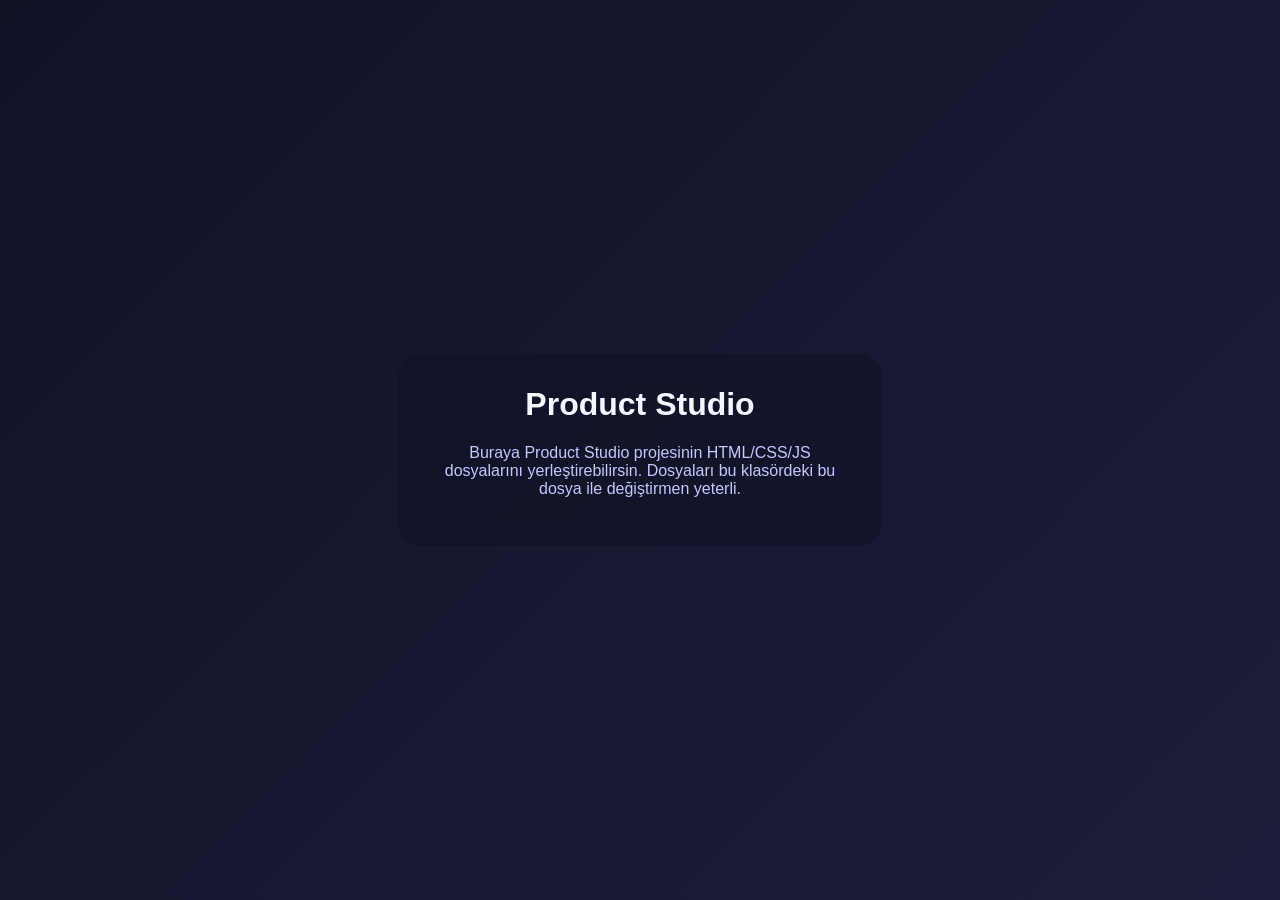
<file: projects/product-studio/index.html>
<!DOCTYPE html>
<html lang="tr">
  <head>
    <meta charset="UTF-8" />
    <meta name="viewport" content="width=device-width, initial-scale=1.0" />
    <title>Product Studio Önizleme</title>
    <style>
      body {
        margin: 0;
        font-family: 'Space Grotesk', Arial, sans-serif;
        background: linear-gradient(135deg, #101326, #1e1d3b);
        color: #f5f6ff;
        min-height: 100vh;
        display: grid;
        place-items: center;
      }
      .placeholder {
        text-align: center;
        max-width: 420px;
        padding: 2rem;
        border-radius: 1.5rem;
        background: rgba(16, 19, 38, 0.65);
        backdrop-filter: blur(12px);
      }
      h1 {
        margin-top: 0;
      }
      p {
        color: #c6c8ff;
      }
    </style>
  </head>
  <body>
    <div class="placeholder">
      <h1>Product Studio</h1>
      <p>
        Buraya Product Studio projesinin HTML/CSS/JS dosyalarını yerleştirebilirsin. Dosyaları
        bu klasördeki bu dosya ile değiştirmen yeterli.
      </p>
    </div>
  </body>
</html>
</file>
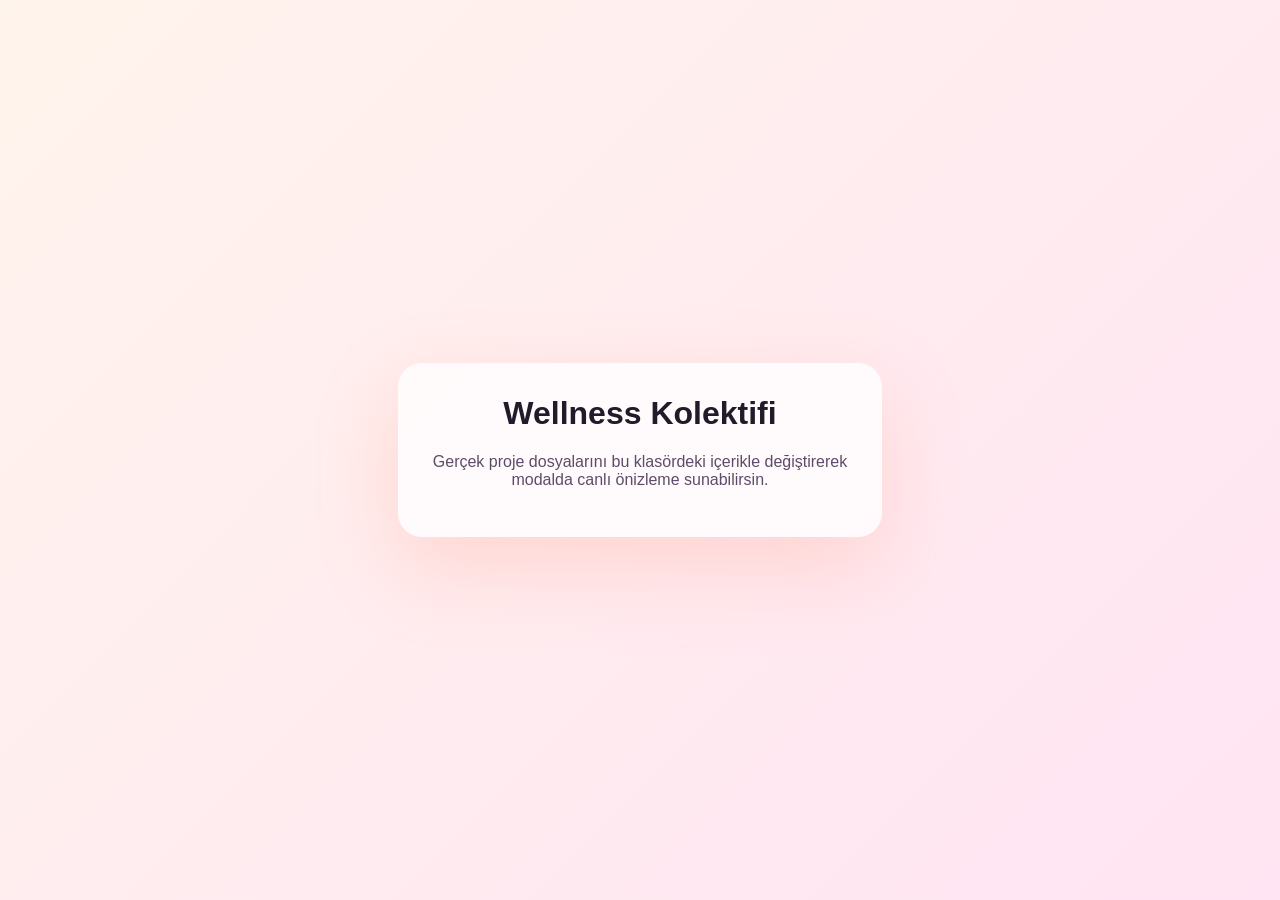
<file: projects/wellness-kolektifi/index.html>
<!DOCTYPE html>
<html lang="tr">
  <head>
    <meta charset="UTF-8" />
    <meta name="viewport" content="width=device-width, initial-scale=1.0" />
    <title>Wellness Kolektifi Önizleme</title>
    <style>
      body {
        margin: 0;
        font-family: 'Epilogue', Arial, sans-serif;
        background: linear-gradient(135deg, #fff4ec, #ffe4f3);
        color: #1f1b2b;
        min-height: 100vh;
        display: grid;
        place-items: center;
      }
      .placeholder {
        text-align: center;
        max-width: 420px;
        padding: 2rem;
        border-radius: 1.5rem;
        background: rgba(255, 255, 255, 0.75);
        box-shadow: 0 30px 80px rgba(255, 149, 120, 0.25);
      }
      h1 {
        margin-top: 0;
      }
      p {
        color: #5d4c69;
      }
    </style>
  </head>
  <body>
    <div class="placeholder">
      <h1>Wellness Kolektifi</h1>
      <p>
        Gerçek proje dosyalarını bu klasördeki içerikle değiştirerek modalda canlı önizleme
        sunabilirsin.
      </p>
    </div>
  </body>
</html>
</file>
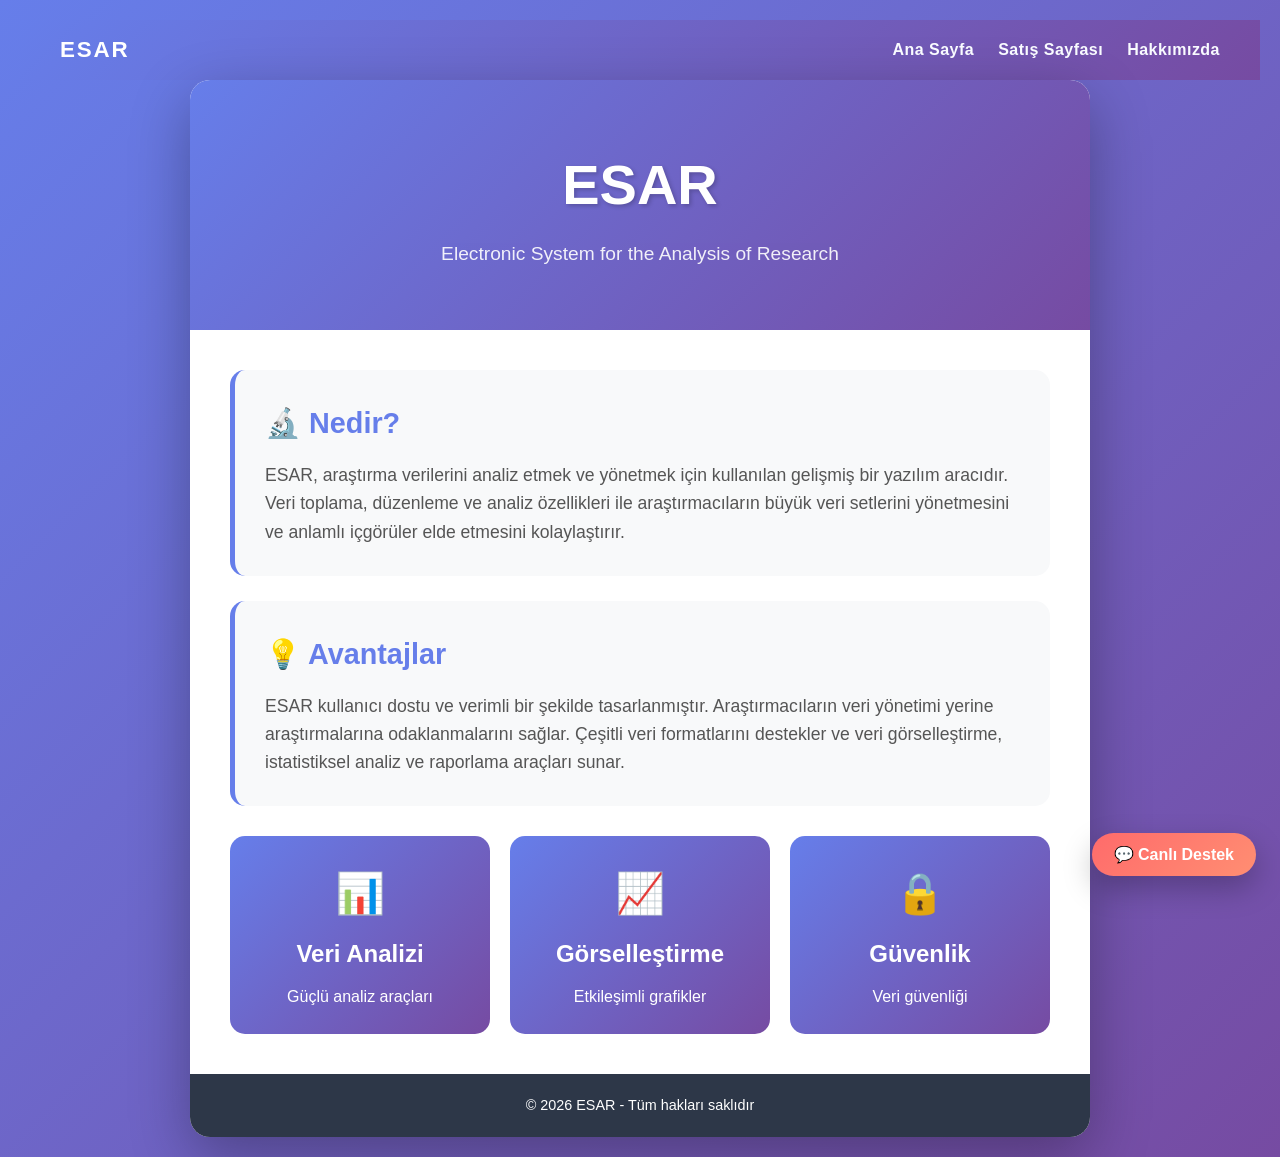
<file: projects/esar/esar.html>
<!DOCTYPE html>
<html lang="tr">
<head>
    <meta charset="UTF-8">
    <meta name="viewport" content="width=device-width, initial-scale=1.0">
    <title>ESAR - Araştırma Analiz Sistemi</title>
    <style>
        * {
            margin: 0;
            padding: 0;
            box-sizing: border-box;
        }

        body {
            font-family: 'Segoe UI', Tahoma, Geneva, Verdana, sans-serif;
            line-height: 1.6;
            background: linear-gradient(135deg, #667eea 0%, #764ba2 100%);
            min-height: 100vh;
            padding: 20px;
        }

        .container {
            max-width: 900px;
            margin: 0 auto;
            background: white;
            border-radius: 20px;
            box-shadow: 0 20px 60px rgba(0, 0, 0, 0.3);
            overflow: hidden;
            animation: fadeIn 0.8s ease-in;
        }

        @keyframes fadeIn {
            from { opacity: 0; transform: translateY(30px); }
            to { opacity: 1; transform: translateY(0); }
        }

        header {
            background: linear-gradient(135deg, #667eea 0%, #764ba2 100%);
            color: white;
            padding: 60px 40px;
            text-align: center;
        }

        header h1 {
            font-size: 3.5em;
            margin-bottom: 10px;
            text-shadow: 2px 2px 4px rgba(0, 0, 0, 0.2);
        }

        header p {
            font-size: 1.2em;
            opacity: 0.9;
        }

        .content {
            padding: 40px;
        }

        .card {
            background: #f8f9fa;
            padding: 30px;
            margin-bottom: 25px;
            border-radius: 15px;
            border-left: 5px solid #667eea;
            transition: transform 0.3s ease, box-shadow 0.3s ease;
        }

        .card:hover {
            transform: translateX(10px);
            box-shadow: 0 10px 25px rgba(102, 126, 234, 0.2);
        }

        .card h2 {
            color: #667eea;
            margin-bottom: 15px;
            font-size: 1.8em;
        }

        .card p {
            color: #555;
            font-size: 1.1em;
        }

        .features {
            display: grid;
            grid-template-columns: repeat(auto-fit, minmax(250px, 1fr));
            gap: 20px;
            margin-top: 30px;
        }

        .feature-box {
            background: linear-gradient(135deg, #667eea 0%, #764ba2 100%);
            color: white;
            padding: 25px;
            border-radius: 15px;
            text-align: center;
            transition: transform 0.3s ease;
        }

        .feature-box:hover {
            transform: scale(1.05);
        }

        .feature-box h3 {
            margin-bottom: 10px;
            font-size: 1.5em;
        }

        footer {
            background: #2d3748;
            color: white;
            text-align: center;
            padding: 20px;
            font-size: 0.9em;
        }

        .emoji {
            font-size: 2.5em;
            margin-bottom: 10px;
        }

        nav {
            background: linear-gradient(135deg, #667eea 0%, #764ba2 100%);
            padding: 12px 40px;
            display: flex;
            justify-content: space-between;
            align-items: center;
        }

        .nav-links {
            display: flex;
            gap: 24px;
        }

        nav a {
            color: #f9fbff;
            text-decoration: none;
            font-size: 1em;
            letter-spacing: 0.03em;
            font-weight: 600;
            transition: opacity 0.3s ease;
        }

        nav a:hover {
            opacity: 0.8;
        }

        .nav-brand {
            color: #ffffff;
            font-weight: 700;
            letter-spacing: 0.08em;
            font-size: 1.4em;
        }
    </style>
    <link rel="stylesheet" href="chat-widget.css">
</head>
<body>
    <nav>
        <a href="esar.html" class="nav-brand">ESAR</a>
        <div class="nav-links">
            <a href="esar.html">Ana Sayfa</a>
            <a href="sales.html">Satış Sayfası</a>
            <a href="general-info.html#hakkimizda">Hakkımızda</a>
        </div>
    </nav>
    <div class="container">
        <header>
            <h1>ESAR</h1>
            <p>Electronic System for the Analysis of Research</p>
        </header>

        <div class="content">
            <div class="card">
                <h2>🔬 Nedir?</h2>
                <p>ESAR, araştırma verilerini analiz etmek ve yönetmek için kullanılan gelişmiş bir yazılım aracıdır. Veri toplama, düzenleme ve analiz özellikleri ile araştırmacıların büyük veri setlerini yönetmesini ve anlamlı içgörüler elde etmesini kolaylaştırır.</p>
            </div>

            <div class="card">
                <h2>💡 Avantajlar</h2>
                <p>ESAR kullanıcı dostu ve verimli bir şekilde tasarlanmıştır. Araştırmacıların veri yönetimi yerine araştırmalarına odaklanmalarını sağlar. Çeşitli veri formatlarını destekler ve veri görselleştirme, istatistiksel analiz ve raporlama araçları sunar.</p>
            </div>

            <div class="features">
                <div class="feature-box">
                    <div class="emoji">📊</div>
                    <h3>Veri Analizi</h3>
                    <p>Güçlü analiz araçları</p>
                </div>
                <div class="feature-box">
                    <div class="emoji">📈</div>
                    <h3>Görselleştirme</h3>
                    <p>Etkileşimli grafikler</p>
                </div>
                <div class="feature-box">
                    <div class="emoji">🔒</div>
                    <h3>Güvenlik</h3>
                    <p>Veri güvenliği</p>
                </div>
            </div>
        </div>

        <footer>
            <p>&copy; 2026 ESAR - Tüm hakları saklıdır</p>
        </footer>
    </div>

    <button class="chat-launcher" data-chat-toggle aria-expanded="false" aria-controls="chat-widget">
        <span>💬 Canlı Destek</span>
    </button>

    <section class="chat-widget" id="chat-widget" data-chat-widget aria-label="Canlı destek sohbet penceresi">
        <header class="chat-header">
            <div>
                <strong>Canlı Destek</strong>
                <p>Mesajınızı bırakın, en kısa sürede dönelim</p>
            </div>
            <button class="chat-close" type="button" aria-label="Sohbeti kapat" data-chat-close>&times;</button>
        </header>
        <div class="chat-messages" data-chat-messages>
            <p class="chat-empty">Henüz mesaj yok.</p>
        </div>
        <form class="chat-input" data-chat-form>
            <input type="text" placeholder="Mesajınızı yazın..." data-chat-input required>
            <button type="submit">Gönder</button>
        </form>
    </section>

    <script src="chat-widget.js"></script>
</body>
</html>
</file>
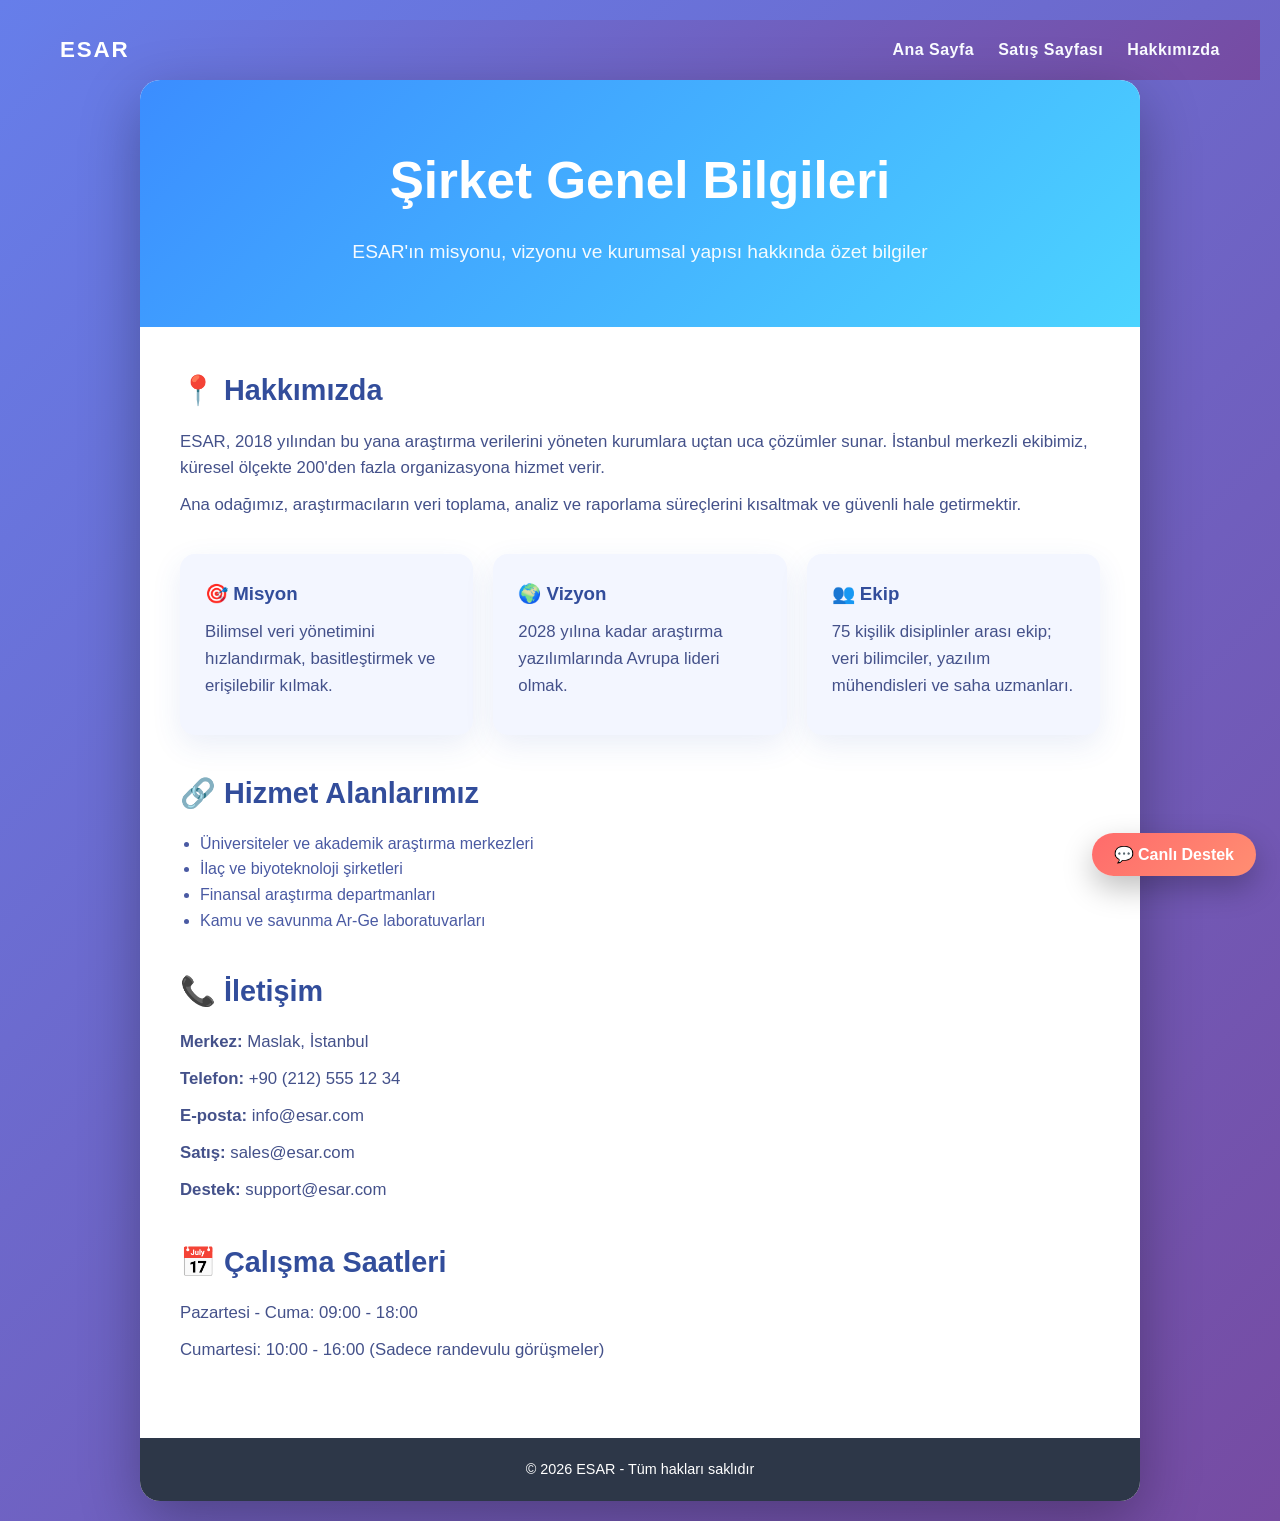
<file: projects/esar/general-info.html>
<!DOCTYPE html>
<html lang="tr">
<head>
    <meta charset="UTF-8">
    <meta name="viewport" content="width=device-width, initial-scale=1.0">
    <title>ESAR - Genel Bilgiler</title>
    <style>
        * {
            margin: 0;
            padding: 0;
            box-sizing: border-box;
        }

        body {
            font-family: 'Segoe UI', Tahoma, Geneva, Verdana, sans-serif;
            line-height: 1.6;
            background: linear-gradient(135deg, #667eea 0%, #764ba2 100%);
            min-height: 100vh;
            padding: 20px;
            color: #1f3b8f;
        }

        .container {
            max-width: 1000px;
            margin: 0 auto;
            background: white;
            border-radius: 20px;
            box-shadow: 0 20px 60px rgba(0, 0, 0, 0.3);
            overflow: hidden;
            animation: fadeIn 0.8s ease-in;
        }

        @keyframes fadeIn {
            from { opacity: 0; transform: translateY(30px); }
            to { opacity: 1; transform: translateY(0); }
        }

        nav {
            background: linear-gradient(135deg, #667eea 0%, #764ba2 100%);
            padding: 12px 40px;
            display: flex;
            justify-content: space-between;
            align-items: center;
        }

        .nav-links {
            display: flex;
            gap: 24px;
        }

        nav a {
            color: #f9fbff;
            text-decoration: none;
            font-size: 1em;
            letter-spacing: 0.03em;
            font-weight: 600;
            transition: opacity 0.3s ease;
        }

        nav a:hover {
            opacity: 0.8;
        }

        .nav-brand {
            color: #ffffff;
            font-weight: 700;
            letter-spacing: 0.08em;
            font-size: 1.4em;
        }

        header {
            background: linear-gradient(135deg, #3b8dff 0%, #4cd4ff 100%);
            color: white;
            padding: 60px 40px;
            text-align: center;
        }

        header h1 {
            font-size: 3.2em;
            margin-bottom: 15px;
        }

        header p {
            font-size: 1.2em;
            opacity: 0.95;
        }

        .content {
            padding: 40px;
        }

        .section {
            margin-bottom: 35px;
        }

        .section h2 {
            color: #324d9b;
            margin-bottom: 15px;
            font-size: 1.8em;
        }

        .section p {
            color: #44518a;
            margin-bottom: 10px;
            font-size: 1.05em;
        }

        .info-grid {
            display: grid;
            grid-template-columns: repeat(auto-fit, minmax(250px, 1fr));
            gap: 20px;
        }

        .info-card {
            background: #f3f6ff;
            border-radius: 15px;
            padding: 25px;
            box-shadow: 0 10px 30px rgba(51, 92, 182, 0.1);
        }

        .info-card h3 {
            color: #324d9b;
            margin-bottom: 10px;
        }

        ul {
            margin-left: 20px;
            color: #4a5aa3;
        }

        footer {
            background: #2d3748;
            color: white;
            text-align: center;
            padding: 20px;
            font-size: 0.9em;
        }
    </style>
    <link rel="stylesheet" href="chat-widget.css">
</head>
<body>
    <nav>
        <a href="esar.html" class="nav-brand">ESAR</a>
        <div class="nav-links">
            <a href="esar.html">Ana Sayfa</a>
            <a href="sales.html">Satış Sayfası</a>
            <a href="#hakkimizda">Hakkımızda</a>
        </div>
    </nav>

    <div class="container">
        <header>
            <h1>Şirket Genel Bilgileri</h1>
            <p>ESAR'ın misyonu, vizyonu ve kurumsal yapısı hakkında özet bilgiler</p>
        </header>

        <div class="content">
            <div class="section" id="hakkimizda">
                <h2>📍 Hakkımızda</h2>
                <p>ESAR, 2018 yılından bu yana araştırma verilerini yöneten kurumlara uçtan uca çözümler sunar. İstanbul merkezli ekibimiz, küresel ölçekte 200'den fazla organizasyona hizmet verir.</p>
                <p>Ana odağımız, araştırmacıların veri toplama, analiz ve raporlama süreçlerini kısaltmak ve güvenli hale getirmektir.</p>
            </div>

            <div class="section info-grid">
                <div class="info-card">
                    <h3>🎯 Misyon</h3>
                    <p>Bilimsel veri yönetimini hızlandırmak, basitleştirmek ve erişilebilir kılmak.</p>
                </div>
                <div class="info-card">
                    <h3>🌍 Vizyon</h3>
                    <p>2028 yılına kadar araştırma yazılımlarında Avrupa lideri olmak.</p>
                </div>
                <div class="info-card">
                    <h3>👥 Ekip</h3>
                    <p>75 kişilik disiplinler arası ekip; veri bilimciler, yazılım mühendisleri ve saha uzmanları.</p>
                </div>
            </div>

            <div class="section">
                <h2>🔗 Hizmet Alanlarımız</h2>
                <ul>
                    <li>Üniversiteler ve akademik araştırma merkezleri</li>
                    <li>İlaç ve biyoteknoloji şirketleri</li>
                    <li>Finansal araştırma departmanları</li>
                    <li>Kamu ve savunma Ar-Ge laboratuvarları</li>
                </ul>
            </div>

            <div class="section">
                <h2>📞 İletişim</h2>
                <p><strong>Merkez:</strong> Maslak, İstanbul</p>
                <p><strong>Telefon:</strong> +90 (212) 555 12 34</p>
                <p><strong>E-posta:</strong> info@esar.com</p>
                <p><strong>Satış:</strong> sales@esar.com</p>
                <p><strong>Destek:</strong> support@esar.com</p>
            </div>

            <div class="section">
                <h2>📅 Çalışma Saatleri</h2>
                <p>Pazartesi - Cuma: 09:00 - 18:00</p>
                <p>Cumartesi: 10:00 - 16:00 (Sadece randevulu görüşmeler)</p>
            </div>
        </div>

        <footer>
            <p>&copy; 2026 ESAR - Tüm hakları saklıdır</p>
        </footer>
    </div>

    <button class="chat-launcher" data-chat-toggle aria-expanded="false" aria-controls="chat-widget">
        <span>💬 Canlı Destek</span>
    </button>

    <section class="chat-widget" id="chat-widget" data-chat-widget aria-label="Canlı destek sohbet penceresi">
        <header class="chat-header">
            <div>
                <strong>Canlı Destek</strong>
                <p>Mesajınızı bırakın, en kısa sürede dönelim</p>
            </div>
            <button class="chat-close" type="button" aria-label="Sohbeti kapat" data-chat-close>&times;</button>
        </header>
        <div class="chat-messages" data-chat-messages>
            <p class="chat-empty">Henüz mesaj yok.</p>
        </div>
        <form class="chat-input" data-chat-form>
            <input type="text" placeholder="Mesajınızı yazın..." data-chat-input required>
            <button type="submit">Gönder</button>
        </form>
    </section>

    <script src="chat-widget.js"></script>
</body>
</html>
</file>
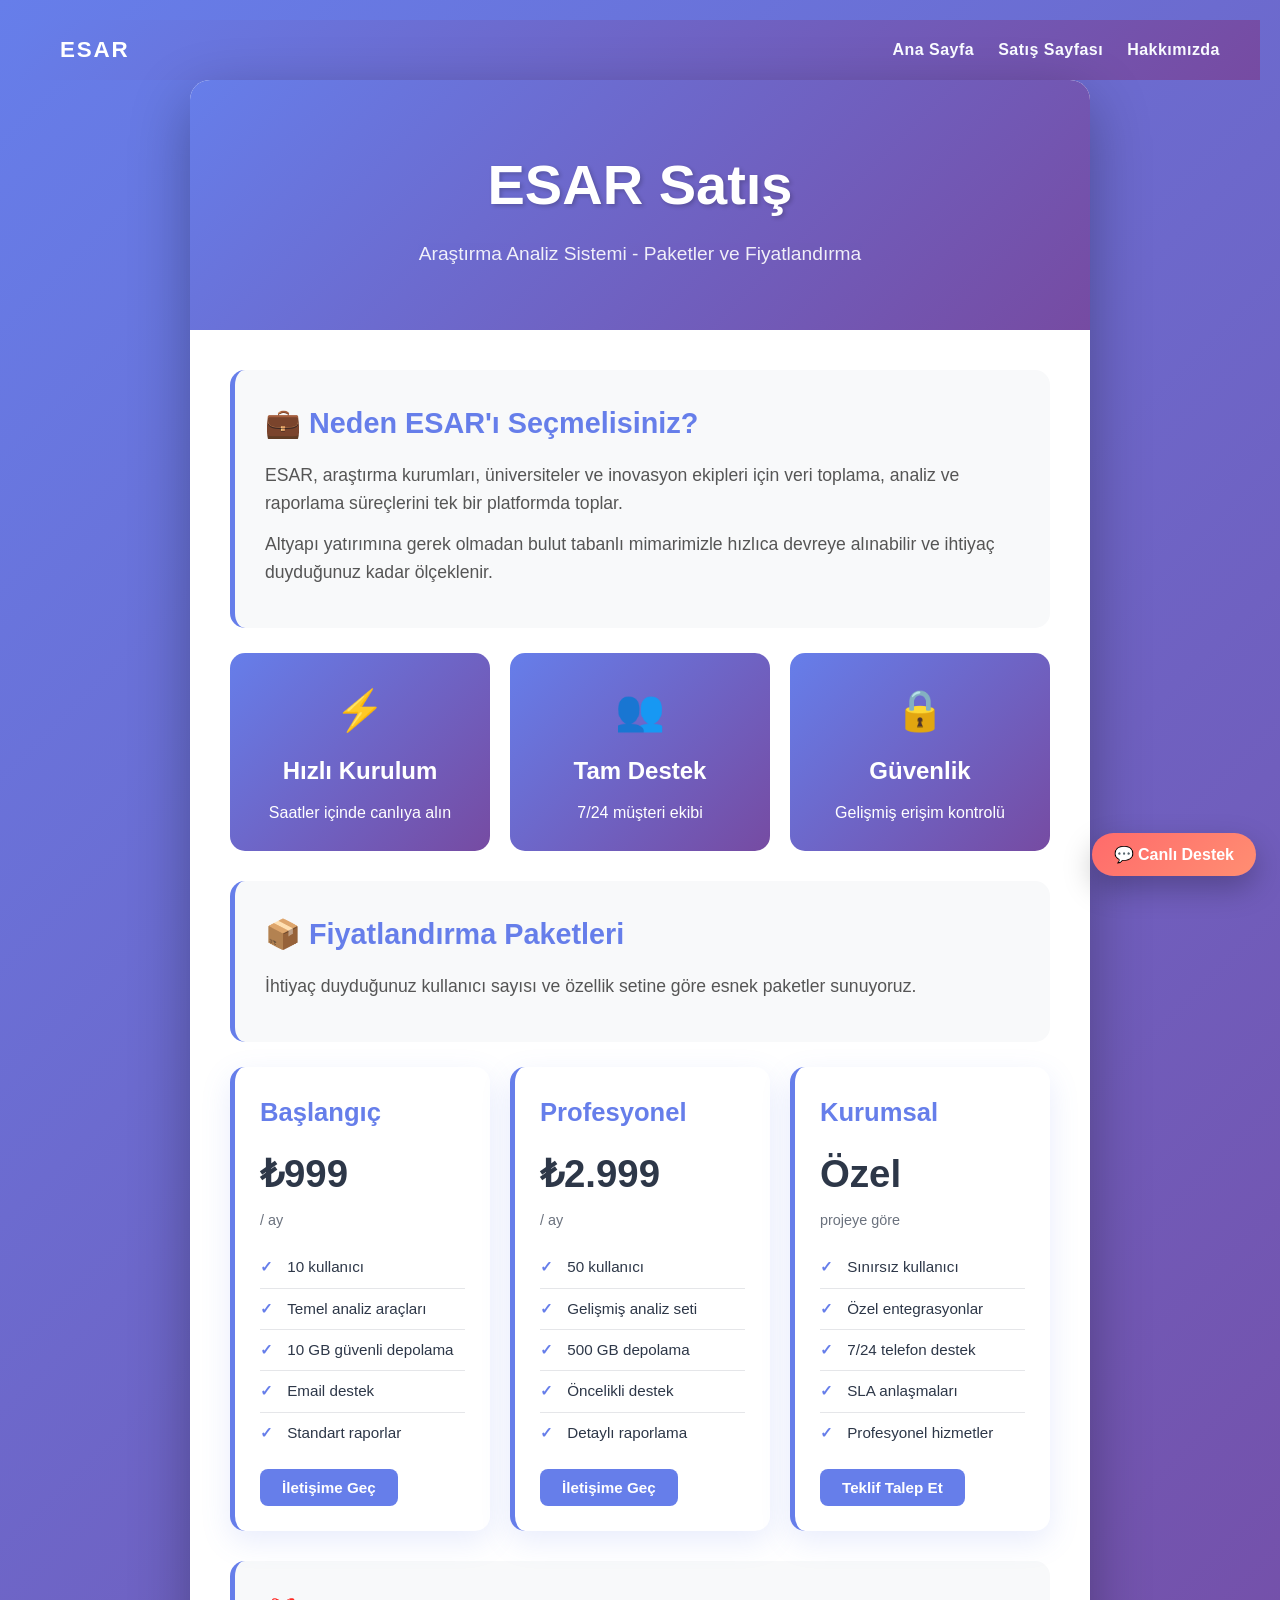
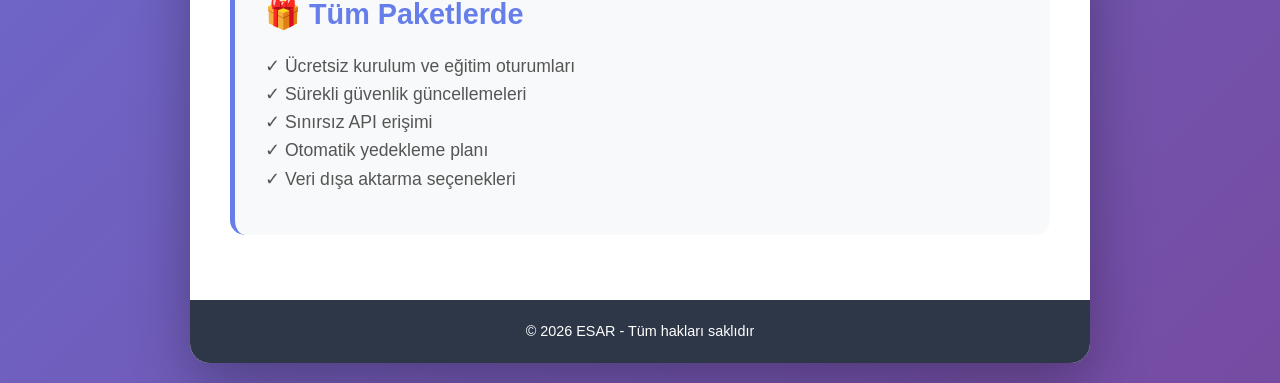
<file: projects/esar/sales.html>
<!DOCTYPE html>
<html lang="tr">
<head>
    <meta charset="UTF-8">
    <meta name="viewport" content="width=device-width, initial-scale=1.0">
    <title>ESAR - Satış</title>
    <style>
        * {
            margin: 0;
            padding: 0;
            box-sizing: border-box;
        }

        body {
            font-family: 'Segoe UI', Tahoma, Geneva, Verdana, sans-serif;
            line-height: 1.6;
            background: linear-gradient(135deg, #667eea 0%, #764ba2 100%);
            min-height: 100vh;
            padding: 20px;
            color: #1f3b8f;
        }

        .container {
            max-width: 900px;
            margin: 0 auto;
            background: white;
            border-radius: 20px;
            box-shadow: 0 20px 60px rgba(0, 0, 0, 0.3);
            overflow: hidden;
            animation: fadeIn 0.8s ease-in;
        }

        @keyframes fadeIn {
            from { opacity: 0; transform: translateY(30px); }
            to { opacity: 1; transform: translateY(0); }
        }

        nav {
            background: linear-gradient(135deg, #667eea 0%, #764ba2 100%);
            padding: 12px 40px;
            display: flex;
            justify-content: space-between;
            align-items: center;
        }

        .nav-links {
            display: flex;
            gap: 24px;
        }

        nav a {
            color: #f9fbff;
            text-decoration: none;
            font-size: 1em;
            letter-spacing: 0.03em;
            font-weight: 600;
            transition: opacity 0.3s ease;
        }

        nav a:hover {
            opacity: 0.8;
        }

        .nav-brand {
            color: #ffffff;
            font-weight: 700;
            letter-spacing: 0.08em;
            font-size: 1.4em;
        }

        header {
            background: linear-gradient(135deg, #667eea 0%, #764ba2 100%);
            color: white;
            padding: 60px 40px;
            text-align: center;
        }

        header h1 {
            font-size: 3.5em;
            margin-bottom: 10px;
            text-shadow: 2px 2px 4px rgba(0, 0, 0, 0.2);
        }

        header p {
            font-size: 1.2em;
            opacity: 0.9;
        }

        .content {
            padding: 40px;
        }

        .card {
            background: #f8f9fa;
            padding: 30px;
            margin-bottom: 25px;
            border-radius: 15px;
            border-left: 5px solid #667eea;
            transition: transform 0.3s ease, box-shadow 0.3s ease;
        }

        .card:hover {
            transform: translateX(10px);
            box-shadow: 0 10px 25px rgba(102, 126, 234, 0.2);
        }

        .card h2 {
            color: #667eea;
            margin-bottom: 15px;
            font-size: 1.8em;
        }

        .card p {
            color: #555;
            font-size: 1.1em;
            margin-bottom: 12px;
        }

        .features {
            display: grid;
            grid-template-columns: repeat(auto-fit, minmax(250px, 1fr));
            gap: 20px;
            margin-bottom: 30px;
        }

        .feature-item {
            background: linear-gradient(135deg, #667eea 0%, #764ba2 100%);
            color: white;
            padding: 25px;
            border-radius: 15px;
            text-align: center;
            transition: transform 0.3s ease;
        }

        .feature-item:hover {
            transform: scale(1.05);
        }

        .feature-item .emoji {
            font-size: 2.5em;
            margin-bottom: 10px;
        }

        .feature-item h3 {
            margin-bottom: 10px;
            font-size: 1.5em;
        }

        .pricing {
            display: grid;
            grid-template-columns: repeat(auto-fit, minmax(260px, 1fr));
            gap: 20px;
            margin-bottom: 30px;
        }

        .price-card {
            background: #ffffff;
            color: #2d3748;
            padding: 25px;
            border-radius: 15px;
            border-left: 5px solid #667eea;
            box-shadow: 0 10px 30px rgba(102, 126, 234, 0.15);
            transition: transform 0.3s ease, box-shadow 0.3s ease;
        }

        .price-card:hover {
            transform: translateY(-6px);
            box-shadow: 0 18px 40px rgba(102, 126, 234, 0.25);
        }

        .price-card h3 {
            font-size: 1.6em;
            margin-bottom: 10px;
            color: #667eea;
        }

        .price-card .price {
            font-size: 2.4em;
            margin: 10px 0 5px;
            font-weight: bold;
        }

        .price-card .period {
            font-size: 0.9em;
            opacity: 0.7;
            margin-bottom: 15px;
            display: block;
        }

        .price-card ul {
            list-style: none;
            margin: 10px 0 0;
            padding-left: 0;
        }

        .price-card ul li {
            padding: 8px 0;
            border-bottom: 1px solid rgba(45, 55, 72, 0.12);
            font-size: 0.95em;
        }

        .price-card ul li:last-child {
            border-bottom: none;
        }

        .price-card ul li:before {
            content: "✓ ";
            margin-right: 10px;
            font-weight: bold;
            color: #667eea;
        }

        .btn-contact {
            background: #667eea;
            color: white;
            padding: 10px 22px;
            border-radius: 8px;
            font-size: 0.95em;
            font-weight: 600;
            display: inline-block;
            margin-top: 16px;
            transition: all 0.3s ease;
            border: none;
            cursor: pointer;
        }

        .btn-contact:hover {
            transform: translateY(-2px);
            box-shadow: 0 10px 25px rgba(102, 126, 234, 0.3);
        }

        .contact-info {
            display: none;
            opacity: 0;
            background: #e8f4f8;
            padding: 25px;
            border-radius: 10px;
            margin-top: 30px;
            border-left: 5px solid #667eea;
            transform: translateY(15px);
            transition: opacity 0.4s ease, transform 0.4s ease;
        }

        .contact-info.is-visible {
            display: block;
            opacity: 1;
            transform: translateY(0);
        }

        .contact-info h3 {
            color: #667eea;
            margin-bottom: 15px;
        }

        .contact-info p {
            color: #555;
            margin-bottom: 10px;
        }

        footer {
            background: #2d3748;
            color: white;
            text-align: center;
            padding: 20px;
            font-size: 0.9em;
        }
    </style>
    <link rel="stylesheet" href="chat-widget.css">
</head>
<body>
    <nav>
        <a href="esar.html" class="nav-brand">ESAR</a>
        <div class="nav-links">
            <a href="esar.html">Ana Sayfa</a>
            <a href="sales.html">Satış Sayfası</a>
            <a href="general-info.html#hakkimizda">Hakkımızda</a>
        </div>
    </nav>

    <div class="container">
        <header>
            <h1>ESAR Satış</h1>
            <p>Araştırma Analiz Sistemi - Paketler ve Fiyatlandırma</p>
        </header>

        <div class="content">
            <div class="card">
                <h2>💼 Neden ESAR'ı Seçmelisiniz?</h2>
                <p>ESAR, araştırma kurumları, üniversiteler ve inovasyon ekipleri için veri toplama, analiz ve raporlama süreçlerini tek bir platformda toplar.</p>
                <p>Altyapı yatırımına gerek olmadan bulut tabanlı mimarimizle hızlıca devreye alınabilir ve ihtiyaç duyduğunuz kadar ölçeklenir.</p>
            </div>

            <div class="features">
                <div class="feature-item">
                    <div class="emoji">⚡</div>
                    <h3>Hızlı Kurulum</h3>
                    <p>Saatler içinde canlıya alın</p>
                </div>
                <div class="feature-item">
                    <div class="emoji">👥</div>
                    <h3>Tam Destek</h3>
                    <p>7/24 müşteri ekibi</p>
                </div>
                <div class="feature-item">
                    <div class="emoji">🔒</div>
                    <h3>Güvenlik</h3>
                    <p>Gelişmiş erişim kontrolü</p>
                </div>
            </div>

            <div class="card">
                <h2>📦 Fiyatlandırma Paketleri</h2>
                <p>İhtiyaç duyduğunuz kullanıcı sayısı ve özellik setine göre esnek paketler sunuyoruz.</p>
            </div>

            <div class="pricing">
                <div class="price-card">
                    <h3>Başlangıç</h3>
                    <div class="price">₺999</div>
                    <span class="period">/ ay</span>
                    <ul>
                        <li>10 kullanıcı</li>
                        <li>Temel analiz araçları</li>
                        <li>10 GB güvenli depolama</li>
                        <li>Email destek</li>
                        <li>Standart raporlar</li>
                    </ul>
                    <button type="button" class="btn-contact" onclick="showContactInfo()">İletişime Geç</button>
                </div>

                <div class="price-card">
                    <h3>Profesyonel</h3>
                    <div class="price">₺2.999</div>
                    <span class="period">/ ay</span>
                    <ul>
                        <li>50 kullanıcı</li>
                        <li>Gelişmiş analiz seti</li>
                        <li>500 GB depolama</li>
                        <li>Öncelikli destek</li>
                        <li>Detaylı raporlama</li>
                    </ul>
                    <button type="button" class="btn-contact" onclick="showContactInfo()">İletişime Geç</button>
                </div>

                <div class="price-card">
                    <h3>Kurumsal</h3>
                    <div class="price">Özel</div>
                    <span class="period">projeye göre</span>
                    <ul>
                        <li>Sınırsız kullanıcı</li>
                        <li>Özel entegrasyonlar</li>
                        <li>7/24 telefon destek</li>
                        <li>SLA anlaşmaları</li>
                        <li>Profesyonel hizmetler</li>
                    </ul>
                    <button type="button" class="btn-contact" onclick="showContactInfo()">Teklif Talep Et</button>
                </div>
            </div>

            <div class="card">
                <h2>🎁 Tüm Paketlerde</h2>
                <p>✓ Ücretsiz kurulum ve eğitim oturumları<br>
                ✓ Sürekli güvenlik güncellemeleri<br>
                ✓ Sınırsız API erişimi<br>
                ✓ Otomatik yedekleme planı<br>
                ✓ Veri dışa aktarma seçenekleri</p>
            </div>

            <div class="contact-info" id="contact-info">
                <h3>📞 Satış Ekibiyle İletişim</h3>
                <p><strong>E-posta:</strong> sales@esar.com</p>
                <p><strong>Telefon:</strong> +90 (555) 123-4567</p>
                <p><strong>Adres:</strong> Maslak, İstanbul</p>
                <p><strong>Çalışma Saatleri:</strong> Hafta içi 09:00 - 18:00</p>
                <p style="margin-top: 15px; font-size: 0.95em;">İhtiyaçlarınıza özel çözümler için bizimle iletişime geçmekten çekinmeyin.</p>
            </div>
        </div>

        <footer>
            <p>&copy; 2026 ESAR - Tüm hakları saklıdır</p>
        </footer>
    </div>

    <button class="chat-launcher" data-chat-toggle aria-expanded="false" aria-controls="chat-widget">
        <span>💬 Canlı Destek</span>
    </button>

    <section class="chat-widget" id="chat-widget" data-chat-widget aria-label="Canlı destek sohbet penceresi">
        <header class="chat-header">
            <div>
                <strong>Canlı Destek</strong>
                <p>Mesajınızı bırakın, en kısa sürede dönelim</p>
            </div>
            <button class="chat-close" type="button" aria-label="Sohbeti kapat" data-chat-close>&times;</button>
        </header>
        <div class="chat-messages" data-chat-messages>
            <p class="chat-empty">Henüz mesaj yok.</p>
        </div>
        <form class="chat-input" data-chat-form>
            <input type="text" placeholder="Mesajınızı yazın..." data-chat-input required>
            <button type="submit">Gönder</button>
        </form>
    </section>

    <script>
        function showContactInfo() {
            const panel = document.getElementById('contact-info');
            if (!panel) {
                return;
            }
            panel.classList.add('is-visible');
            panel.scrollIntoView({ behavior: 'smooth', block: 'center' });
        }
    </script>
    <script src="chat-widget.js"></script>
</body>
</html>
</file>
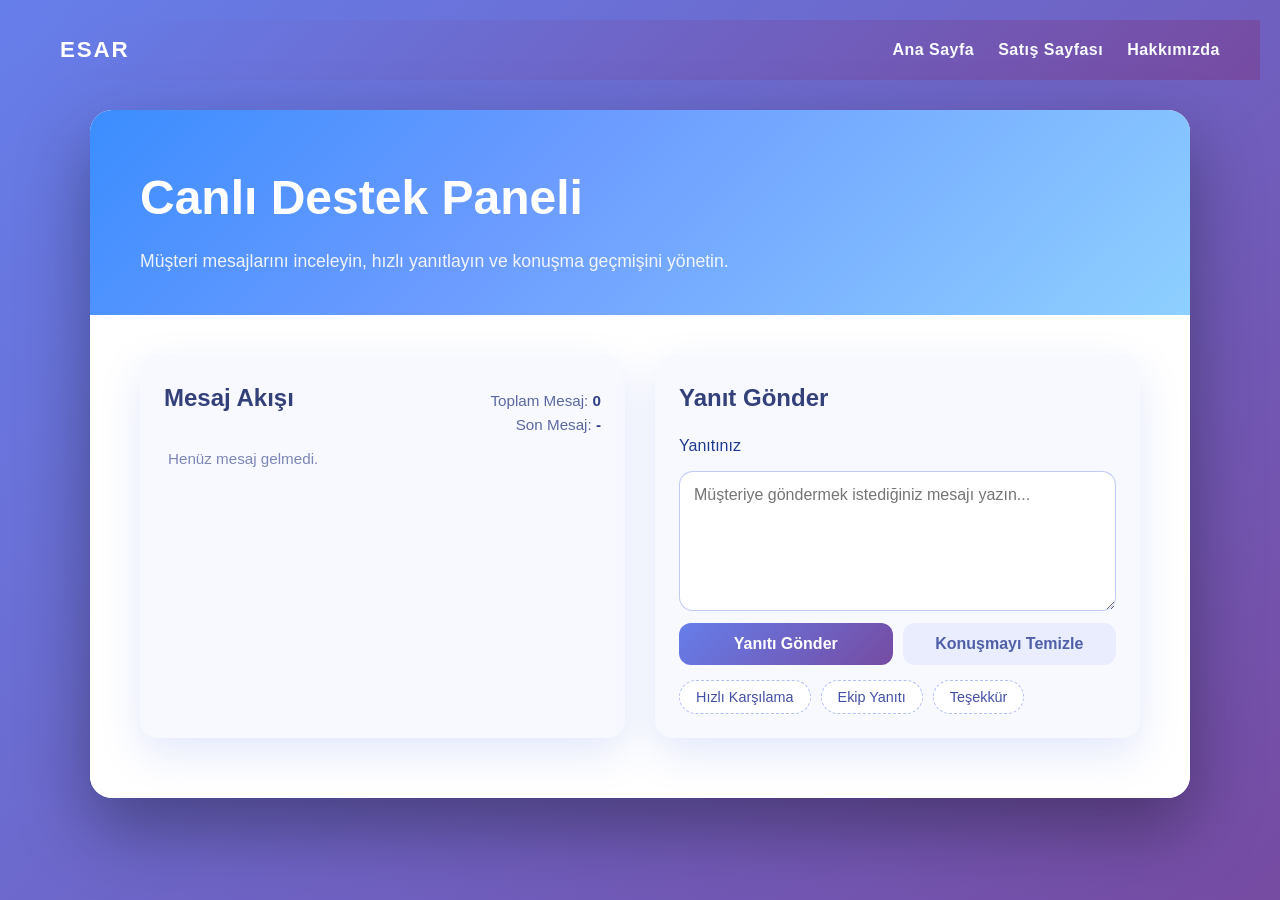
<file: projects/esar/support-panel.html>
<!DOCTYPE html>
<html lang="tr">
<head>
    <meta charset="UTF-8">
    <meta name="viewport" content="width=device-width, initial-scale=1.0">
    <title>ESAR - Canlı Destek Paneli</title>
    <style>
        * {
            margin: 0;
            padding: 0;
            box-sizing: border-box;
        }

        body {
            font-family: 'Segoe UI', Tahoma, Geneva, Verdana, sans-serif;
            line-height: 1.6;
            background: linear-gradient(135deg, #667eea 0%, #764ba2 100%);
            min-height: 100vh;
            padding: 20px;
            color: #1f3b8f;
        }

        nav {
            background: linear-gradient(135deg, #667eea 0%, #764ba2 100%);
            padding: 12px 40px;
            display: flex;
            justify-content: space-between;
            align-items: center;
        }

        .nav-links {
            display: flex;
            gap: 24px;
        }

        nav a {
            color: #f9fbff;
            text-decoration: none;
            font-size: 1em;
            letter-spacing: 0.03em;
            font-weight: 600;
            transition: opacity 0.3s ease;
        }

        nav a:hover {
            opacity: 0.8;
        }

        .nav-brand {
            color: #ffffff;
            font-weight: 700;
            letter-spacing: 0.08em;
            font-size: 1.4em;
        }

        .container {
            max-width: 1100px;
            margin: 30px auto 0;
            background: white;
            border-radius: 22px;
            box-shadow: 0 30px 70px rgba(0, 0, 0, 0.35);
            overflow: hidden;
        }

        header.panel-header {
            background: linear-gradient(135deg, #3b8dff 0%, #6b9bff 40%, #8ed0ff 100%);
            color: white;
            padding: 50px 50px 40px;
            text-align: left;
        }

        header.panel-header h1 {
            font-size: 3em;
            margin-bottom: 10px;
        }

        header.panel-header p {
            font-size: 1.1em;
            opacity: 0.9;
        }

        .panel-grid {
            display: grid;
            grid-template-columns: repeat(auto-fit, minmax(320px, 1fr));
            gap: 30px;
            padding: 40px 50px 60px;
            background: white;
        }

        .panel-card {
            background: #f8f9ff;
            border-radius: 18px;
            padding: 24px;
            box-shadow: 0 15px 40px rgba(102, 126, 234, 0.18);
        }

        .panel-card h2 {
            color: #34407a;
            margin-bottom: 16px;
            font-size: 1.5em;
        }

        .panel-card__head {
            display: flex;
            align-items: baseline;
            justify-content: space-between;
            gap: 10px;
        }

        .panel-stats {
            text-align: right;
            font-size: 0.95em;
            color: #5b689f;
        }

        .panel-stats strong {
            color: #2f3f85;
        }

        .panel-messages {
            max-height: 420px;
            overflow-y: auto;
            display: flex;
            flex-direction: column;
            gap: 12px;
            padding: 10px 4px 0;
        }

        .panel-empty {
            color: #7d86b6;
            font-size: 0.95em;
        }

        .panel-message .chat-bubble {
            width: 100%;
        }

        .panel-form {
            display: flex;
            flex-direction: column;
            gap: 12px;
        }

        .panel-form textarea {
            width: 100%;
            resize: vertical;
            min-height: 140px;
            border-radius: 14px;
            border: 1px solid rgba(102, 126, 234, 0.4);
            padding: 14px;
            font-size: 1rem;
            font-family: inherit;
            color: #1f3b8f;
        }

        .panel-actions {
            display: flex;
            flex-wrap: wrap;
            gap: 10px;
        }

        .panel-actions button {
            flex: 1 1 180px;
            border: none;
            border-radius: 12px;
            padding: 12px 18px;
            font-size: 1rem;
            font-weight: 600;
            cursor: pointer;
        }

        .panel-actions button[type="submit"] {
            background: linear-gradient(135deg, #667eea 0%, #764ba2 100%);
            color: white;
        }

        .panel-actions .panel-clear {
            background: rgba(102, 126, 234, 0.1);
            color: #5060a8;
        }

        .quick-replies {
            display: flex;
            flex-wrap: wrap;
            gap: 10px;
            margin-top: 15px;
        }

        .quick-replies button {
            border: 1px dashed rgba(102, 126, 234, 0.5);
            background: white;
            color: #4450a5;
            border-radius: 999px;
            padding: 8px 16px;
            cursor: pointer;
            font-size: 0.9rem;
        }

        .quick-replies button:hover {
            background: rgba(102, 126, 234, 0.1);
        }

        @media (max-width: 640px) {
            nav {
                flex-direction: column;
                gap: 12px;
            }

            .nav-links {
                flex-wrap: wrap;
                justify-content: center;
            }

            .panel-grid {
                padding: 30px;
            }

            .panel-actions {
                flex-direction: column;
            }
        }
    </style>
    <link rel="stylesheet" href="chat-widget.css">
</head>
<body>
    <nav>
        <a href="esar.html" class="nav-brand">ESAR</a>
        <div class="nav-links">
            <a href="esar.html">Ana Sayfa</a>
            <a href="sales.html">Satış Sayfası</a>
            <a href="general-info.html#hakkimizda">Hakkımızda</a>
        </div>
    </nav>

    <div class="container">
        <header class="panel-header">
            <h1>Canlı Destek Paneli</h1>
            <p>Müşteri mesajlarını inceleyin, hızlı yanıtlayın ve konuşma geçmişini yönetin.</p>
        </header>

        <section class="panel-grid" data-support-panel>
            <article class="panel-card panel-stream">
                <div class="panel-card__head">
                    <h2>Mesaj Akışı</h2>
                    <div class="panel-stats">
                        <div>Toplam Mesaj: <strong data-support-count>0</strong></div>
                        <div>Son Mesaj: <strong data-support-last>-</strong></div>
                    </div>
                </div>
                <div class="panel-messages" data-support-messages>
                    <p class="panel-empty">Henüz mesaj yok.</p>
                </div>
            </article>

            <article class="panel-card panel-reply">
                <h2>Yanıt Gönder</h2>
                <form class="panel-form" data-support-form>
                    <label for="support-reply">Yanıtınız</label>
                    <textarea id="support-reply" data-support-input placeholder="Müşteriye göndermek istediğiniz mesajı yazın..."></textarea>
                    <div class="panel-actions">
                        <button type="submit">Yanıtı Gönder</button>
                        <button type="button" class="panel-clear" data-support-clear>Konuşmayı Temizle</button>
                    </div>
                </form>
                <div class="quick-replies">
                    <button type="button" data-quick-reply="Merhaba, mesajınızı aldık ve kısa süre içinde dönüş yapacağız.">Hızlı Karşılama</button>
                    <button type="button" data-quick-reply="Talebinizi ilgili ekip ile paylaştık. En geç 24 saat içinde bilgi vereceğiz.">Ekip Yanıtı</button>
                    <button type="button" data-quick-reply="Geri bildiriminiz için teşekkür ederiz. Çözüm sağlandığında sizi bilgilendireceğiz.">Teşekkür</button>
                </div>
            </article>
        </section>
    </div>

    <script src="chat-widget.js"></script>
</body>
</html>
</file>
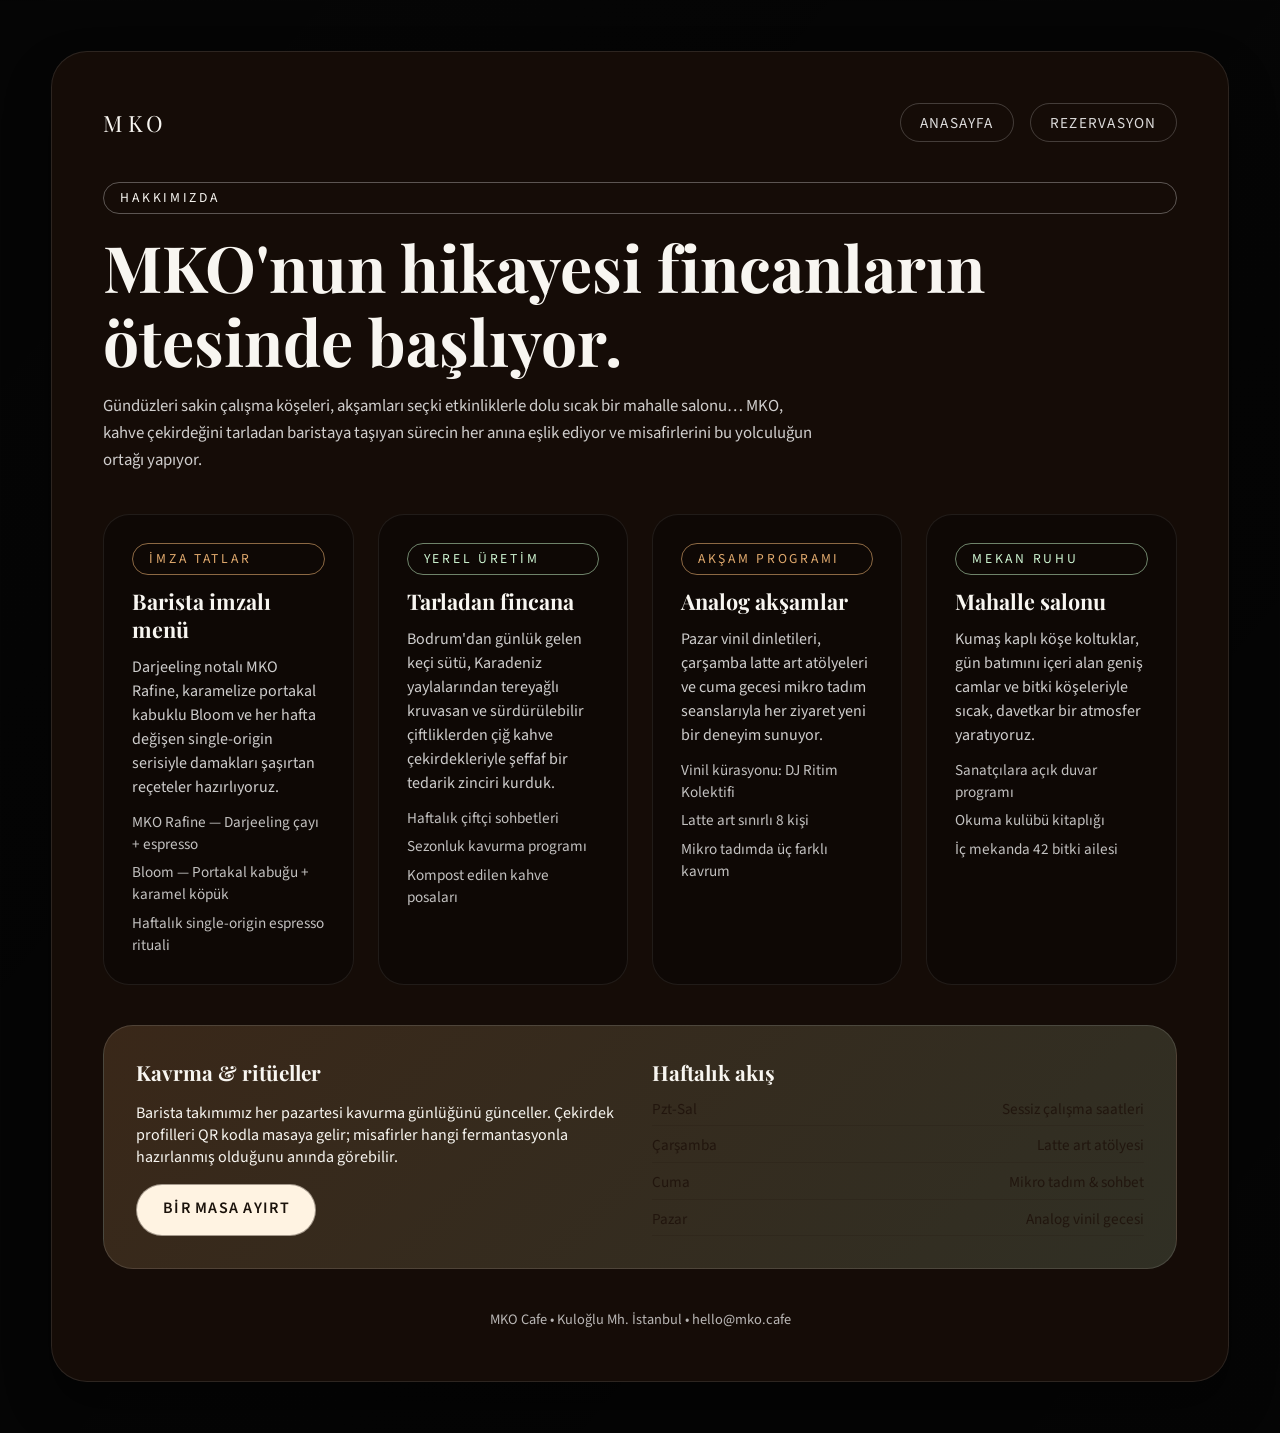
<file: projects/mko-cafe/menu.html>
<!DOCTYPE html>
<html lang="tr">
<head>
  <meta charset="UTF-8" />
  <meta name="viewport" content="width=device-width, initial-scale=1" />
  <title>MKO Hakkımızda</title>
  <link rel="preconnect" href="https://fonts.gstatic.com" crossorigin>
  <link href="https://fonts.googleapis.com/css2?family=Playfair+Display:wght@400;600&family=Source+Sans+3:wght@300;400;600&display=swap" rel="stylesheet">
  <style>
    :root {
      --noir: #050505;
      --espresso: rgba(24, 14, 8, 0.88);
      --amber: #e0a96d;
      --fog: rgba(255, 240, 230, 0.78);
      --mint: rgba(173, 214, 174, 0.75);
    }

    * {
      box-sizing: border-box;
      margin: 0;
      padding: 0;
    }

    body {
      font-family: 'Source Sans 3', sans-serif;
      color: #f8f6f1;
      min-height: 100vh;
      background: var(--noir);
      background-image: linear-gradient(130deg, rgba(5, 5, 5, 0.92), rgba(5, 5, 5, 0.4)),
        url('https://images.unsplash.com/photo-1470123808288-1e59739d935a?auto=format&fit=crop&w=1600&q=80');
      background-size: cover;
      background-position: center;
      display: flex;
      align-items: center;
      justify-content: center;
      padding: 4vw;
    }

    main {
      width: min(1200px, 100%);
      background: var(--espresso);
      border-radius: 36px;
      padding: clamp(2rem, 4vw, 3.4rem);
      border: 1px solid rgba(255, 255, 255, 0.1);
      backdrop-filter: blur(18px);
      box-shadow: 0 25px 45px rgba(0, 0, 0, 0.45);
      display: flex;
      flex-direction: column;
      gap: 2.5rem;
    }

    nav {
      display: flex;
      justify-content: space-between;
      align-items: center;
      gap: 1rem;
      font-size: 0.95rem;
      letter-spacing: 0.08em;
      text-transform: uppercase;
    }

    nav span {
      font-family: 'Playfair Display', serif;
      font-size: 1.4rem;
      letter-spacing: 0.2em;
    }

    .nav-links {
      display: flex;
      gap: 1rem;
      flex-wrap: wrap;
    }

    .nav-links a {
      padding: 0.45rem 1.2rem;
      border-radius: 999px;
      border: 1px solid rgba(255, 255, 255, 0.2);
      color: rgba(255, 255, 255, 0.85);
      text-decoration: none;
      transition: border-color 250ms ease, color 250ms ease;
    }

    .nav-links a:hover {
      border-color: var(--amber);
      color: #fff;
    }

    header {
      display: grid;
      gap: 1rem;
    }

    header h1 {
      font-family: 'Playfair Display', serif;
      font-size: clamp(2.6rem, 5vw, 4rem);
      line-height: 1.15;
    }

    header p {
      max-width: 720px;
      color: rgba(255, 255, 255, 0.8);
      line-height: 1.6;
      font-size: 1.05rem;
    }

    .pill {
      display: inline-flex;
      align-items: center;
      gap: 0.4rem;
      font-size: 0.85rem;
      letter-spacing: 0.2em;
      text-transform: uppercase;
      padding: 0.35rem 1rem;
      border-radius: 999px;
      border: 1px solid rgba(255, 255, 255, 0.3);
    }

    .pill--amber {
      border-color: rgba(224, 169, 109, 0.6);
      color: var(--amber);
    }

    .pill--mint {
      border-color: rgba(173, 214, 174, 0.6);
      color: #ccf3d0;
    }

    .story-grid {
      display: grid;
      grid-template-columns: repeat(auto-fit, minmax(250px, 1fr));
      gap: 1.5rem;
    }

    .story-card {
      background: rgba(5, 5, 5, 0.35);
      border-radius: 26px;
      padding: 1.75rem;
      border: 1px solid rgba(255, 255, 255, 0.08);
      display: flex;
      flex-direction: column;
      gap: 0.75rem;
      min-height: 260px;
    }

    .story-card h3 {
      font-family: 'Playfair Display', serif;
      font-size: 1.35rem;
    }

    .story-card p {
      color: rgba(255, 255, 255, 0.8);
      line-height: 1.5;
    }

    .story-card ul {
      list-style: none;
      display: grid;
      gap: 0.4rem;
      color: rgba(255, 255, 255, 0.75);
      font-size: 0.95rem;
    }

    .about-panel {
      display: grid;
      grid-template-columns: repeat(auto-fit, minmax(280px, 1fr));
      gap: 1.5rem;
      padding: 2rem;
      border-radius: 30px;
      background: linear-gradient(135deg, rgba(224, 169, 109, 0.18), rgba(173, 214, 174, 0.18));
      border: 1px solid rgba(255, 255, 255, 0.12);
    }

    .about-panel article {
      display: grid;
      gap: 0.75rem;
    }

    .about-panel h4 {
      font-family: 'Playfair Display', serif;
      font-size: 1.3rem;
    }

    .timeline {
      list-style: none;
      display: grid;
      gap: 0.5rem;
      font-size: 0.95rem;
      color: rgba(30, 18, 11, 0.85);
    }

    .timeline li {
      display: flex;
      justify-content: space-between;
      border-bottom: 1px solid rgba(30, 18, 11, 0.15);
      padding-bottom: 0.35rem;
    }

    .cta-link {
      justify-self: start;
      padding: 0.75rem 1.6rem;
      border-radius: 999px;
      border: 1px solid rgba(30, 18, 11, 0.4);
      font-weight: 600;
      letter-spacing: 0.08em;
      text-transform: uppercase;
      text-decoration: none;
      color: #1b120b;
      background: #fff3e2;
      transition: transform 250ms ease;
    }

    .cta-link:hover {
      transform: translateY(-2px);
    }

    footer {
      text-align: center;
      font-size: 0.9rem;
      color: rgba(255, 255, 255, 0.7);
    }

    @media (max-width: 640px) {
      nav {
        flex-direction: column;
      }

      .story-card {
        min-height: auto;
      }
    }
  </style>
</head>
<body>
  <main>
    <nav>
      <span>MKO</span>
      <div class="nav-links">
        <a href="index.html">Anasayfa</a>
        <a href="index.html#rezervasyon">Rezervasyon</a>
      </div>
    </nav>

    <header>
      <span class="pill">Hakkımızda</span>
      <h1>MKO'nun hikayesi fincanların ötesinde başlıyor.</h1>
      <p>Gündüzleri sakin çalışma köşeleri, akşamları seçki etkinliklerle dolu sıcak bir mahalle salonu… MKO, kahve çekirdeğini tarladan baristaya taşıyan sürecin her anına eşlik ediyor ve misafirlerini bu yolculuğun ortağı yapıyor.</p>
    </header>

    <section class="story-grid">
      <article class="story-card">
        <span class="pill pill--amber">İmza Tatlar</span>
        <h3>Barista imzalı menü</h3>
        <p>Darjeeling notalı MKO Rafine, karamelize portakal kabuklu Bloom ve her hafta değişen single-origin serisiyle damakları şaşırtan reçeteler hazırlıyoruz.</p>
        <ul>
          <li>MKO Rafine — Darjeeling çayı + espresso</li>
          <li>Bloom — Portakal kabuğu + karamel köpük</li>
          <li>Haftalık single-origin espresso rituali</li>
        </ul>
      </article>

      <article class="story-card">
        <span class="pill pill--mint">Yerel üretim</span>
        <h3>Tarladan fincana</h3>
        <p>Bodrum'dan günlük gelen keçi sütü, Karadeniz yaylalarından tereyağlı kruvasan ve sürdürülebilir çiftliklerden çiğ kahve çekirdekleriyle şeffaf bir tedarik zinciri kurduk.</p>
        <ul>
          <li>Haftalık çiftçi sohbetleri</li>
          <li>Sezonluk kavurma programı</li>
          <li>Kompost edilen kahve posaları</li>
        </ul>
      </article>

      <article class="story-card">
        <span class="pill pill--amber">Akşam programı</span>
        <h3>Analog akşamlar</h3>
        <p>Pazar vinil dinletileri, çarşamba latte art atölyeleri ve cuma gecesi mikro tadım seanslarıyla her ziyaret yeni bir deneyim sunuyor.</p>
        <ul>
          <li>Vinil kürasyonu: DJ Ritim Kolektifi</li>
          <li>Latte art sınırlı 8 kişi</li>
          <li>Mikro tadımda üç farklı kavrum</li>
        </ul>
      </article>

      <article class="story-card">
        <span class="pill pill--mint">Mekan ruhu</span>
        <h3>Mahalle salonu</h3>
        <p>Kumaş kaplı köşe koltuklar, gün batımını içeri alan geniş camlar ve bitki köşeleriyle sıcak, davetkar bir atmosfer yaratıyoruz.</p>
        <ul>
          <li>Sanatçılara açık duvar programı</li>
          <li>Okuma kulübü kitaplığı</li>
          <li>İç mekanda 42 bitki ailesi</li>
        </ul>
      </article>
    </section>

    <section class="about-panel">
      <article>
        <h4>Kavrma & ritüeller</h4>
        <p>Barista takımımız her pazartesi kavurma günlüğünü günceller. Çekirdek profilleri QR kodla masaya gelir; misafirler hangi fermantasyonla hazırlanmış olduğunu anında görebilir.</p>
        <a class="cta-link" href="index.html#rezervasyon">Bir masa ayırt</a>
      </article>
      <article>
        <h4>Haftalık akış</h4>
        <ul class="timeline">
          <li><span>Pzt-Sal</span><span> Sessiz çalışma saatleri</span></li>
          <li><span>Çarşamba</span><span> Latte art atölyesi</span></li>
          <li><span>Cuma</span><span> Mikro tadım & sohbet</span></li>
          <li><span>Pazar</span><span> Analog vinil gecesi</span></li>
        </ul>
      </article>
    </section>

    <footer>
      MKO Cafe • Kuloğlu Mh. İstanbul • hello@mko.cafe
    </footer>
  </main>
</body>
</html>
</file>
<file: styles.css>
:root {
  --page-bg: #fefefe;
  --ink: #161429;
  --muted: #5d5b73;
  --accent: #ff5b2e;
  --accent-soft: #ffe5dc;
  --accent-dark: #c0340d;
  --card: #ffffff;
  --border: #ececf3;
  --shadow: 0 40px 90px rgba(21, 17, 40, 0.08);
  --radius-xl: 2rem;
}

* {
  box-sizing: border-box;
}

body {
  margin: 0;
  min-height: 100vh;
  font-family: "Space Grotesk", "Epilogue", sans-serif;
  background: var(--page-bg);
  color: var(--ink);
  line-height: 1.6;
  overflow-x: hidden;
}

.page-background {
  position: fixed;
  inset: 0;
  background:
    radial-gradient(circle at 20% -10%, rgba(255, 91, 46, 0.17), transparent 55%),
    radial-gradient(circle at 80% 0%, rgba(22, 20, 41, 0.12), transparent 45%);
  opacity: 0.9;
  z-index: 0;
  pointer-events: none;
  animation: ambientGlow 24s ease-in-out infinite;
}

main {
  position: relative;
  z-index: 1;
  width: min(1100px, 100%);
  margin: 8rem auto 4rem;
  padding: 0 1.5rem 4rem;
}

.site-header {
  position: sticky;
  top: 0;
  z-index: 2;
  display: flex;
  align-items: center;
  justify-content: space-between;
  padding: 1.3rem 2rem;
  margin: 1.5rem auto 0;
  width: min(1100px, 100%);
  border-radius: 999px;
  background: rgba(255, 255, 255, 0.94);
  border: 1px solid rgba(255, 255, 255, 0.6);
  box-shadow: 0 25px 60px rgba(15, 11, 29, 0.08);
  -webkit-backdrop-filter: blur(18px);
  backdrop-filter: blur(18px);
  transition: padding 0.25s ease, transform 0.25s ease, width 0.25s ease;
}

body.modal-open .site-header {
  width: min(980px, 92%);
  padding: 0.75rem 1.2rem;
  transform: scale(0.92);
}

body.modal-open .logo-text {
  font-size: 0.9rem;
}

body.modal-open .nav-links {
  gap: 1rem;
  font-size: 0.84rem;
}

body.modal-open .cta-button {
  padding: 0.58rem 1.2rem;
  font-size: 0.82rem;
}

.logo-group {
  display: inline-flex;
  align-items: center;
  gap: 0.65rem;
  font-family: "Epilogue", sans-serif;
  font-weight: 600;
  letter-spacing: 0.04em;
  text-decoration: none;
  color: inherit;
}

.logo-text {
  margin: 0;
  font-size: 1rem;
}

.nav-links {
  display: flex;
  gap: 1.5rem;
  font-size: 0.95rem;
}

.nav-links a {
  text-decoration: none;
  color: var(--muted);
  font-weight: 500;
  transition: color 0.2s ease;
}

.nav-links a:hover {
  color: var(--accent);
}

.cta-button {
  padding: 0.75rem 1.6rem;
  border-radius: 999px;
  background: var(--ink);
  color: #fff;
  text-decoration: none;
  font-weight: 600;
  font-size: 0.95rem;
  transition: transform 0.2s ease, background 0.2s ease;
}

.cta-button:hover {
  transform: translateY(-1px);
  background: var(--accent);
}

.hero-card {
  background: var(--card);
  border-radius: var(--radius-xl);
  padding: 3rem;
  box-shadow: var(--shadow);
  border: 1px solid var(--border);
  margin-top: 2rem;
  animation: floatCard 18s ease-in-out infinite;
}

.eyebrow {
  font-size: 0.85rem;
  letter-spacing: 0.22em;
  text-transform: uppercase;
  color: var(--accent-dark);
  margin: 0 0 1rem;
}

h1 {
  font-family: "Epilogue", sans-serif;
  font-size: clamp(2rem, 3vw, 3.3rem);
  line-height: 1.15;
  margin: 0 0 1.3rem;
}

.lead {
  max-width: 62ch;
  font-size: 1.05rem;
  color: var(--muted);
}

.metric-strip {
  display: grid;
  grid-template-columns: repeat(auto-fit, minmax(160px, 1fr));
  gap: 1.2rem;
  margin-top: 2rem;
}

.metric-strip article {
  padding: 1.2rem 1.4rem;
  border: 1px solid var(--border);
  border-radius: 1.1rem;
  background: #fff9f6;
}

.metric-strip span {
  display: block;
  font-size: 0.85rem;
  color: var(--muted);
}

.metric-strip strong {
  display: block;
  font-size: 1.5rem;
  margin-top: 0.4rem;
}

.info-grid {
  display: grid;
  grid-template-columns: repeat(auto-fit, minmax(280px, 1fr));
  gap: 1.5rem;
  margin-top: 2.5rem;
}

.info-card {
  background: var(--card);
  border-radius: 1.5rem;
  padding: 2rem;
  border: 1px solid var(--border);
  box-shadow: 0 25px 70px rgba(19, 17, 35, 0.04);
}

.info-card .info-trigger {
  margin-top: 1.2rem;
}

.info-card.highlight {
  background: linear-gradient(145deg, var(--card), #fff1eb 90%);
}

.info-card.stack {
  display: flex;
  flex-direction: column;
  gap: 1rem;
}

.card-head h2 {
  margin: 0 0 0.6rem;
  font-family: "Epilogue", sans-serif;
}

ul {
  padding-left: 1rem;
  margin: 1rem 0 0;
  color: var(--muted);
}

li + li {
  margin-top: 0.5rem;
}

.tag-rail {
  display: flex;
  flex-wrap: wrap;
  gap: 0.5rem;
  margin: 0.3rem 0 0.8rem;
}

.tag-rail span {
  padding: 0.35rem 0.9rem;
  border-radius: 999px;
  background: var(--accent-soft);
  font-size: 0.85rem;
  font-weight: 600;
}

.status-board {
  display: grid;
  gap: 0.9rem;
  margin-top: 1.2rem;
}

.status-board div {
  border: 1px dashed var(--border);
  border-radius: 1rem;
  padding: 0.9rem 1rem;
}

.status-board span {
  font-size: 0.85rem;
  color: var(--muted);
}

.status-board strong {
  display: block;
  font-size: 1.2rem;
  margin-top: 0.2rem;
}

.site-footer {
  position: relative;
  z-index: 1;
  width: 100%;
  padding: 3rem 1.5rem 4rem;
  background: #0d0f1a;
  color: #f0f2ff;
  display: grid;
  gap: 2rem;
  grid-template-columns: repeat(auto-fit, minmax(220px, 1fr));
  transition: opacity 0.25s ease, visibility 0.25s ease, transform 0.25s ease;
}

body.modal-open .site-footer {
  opacity: 0;
  visibility: hidden;
  pointer-events: none;
  transform: translateY(10px);
}

.site-footer h3,
.site-footer h4 {
  margin-top: 0;
  font-family: "Epilogue", sans-serif;
}

.site-footer a {
  display: block;
  color: #f0f2ff;
  text-decoration: none;
  margin-bottom: 0.4rem;
  opacity: 0.8;
  transition: opacity 0.2s ease;
}

.site-footer a:hover {
  opacity: 1;
}

.portfolio {
  margin-top: 3.5rem;
  background: var(--card);
  border-radius: var(--radius-xl);
  padding: 3rem;
  border: 1px solid var(--border);
  box-shadow: 0 35px 80px rgba(15, 11, 29, 0.08);
}

.portfolio header {
  max-width: 640px;
}

.portfolio-lead {
  color: var(--muted);
  margin-top: 0.6rem;
}

.portfolio-grid {
  display: grid;
  grid-template-columns: repeat(auto-fit, minmax(240px, 1fr));
  gap: 1.5rem;
  margin-top: 2rem;
}

.site-card {
  display: flex;
  flex-direction: column;
  gap: 1rem;
  padding: 1.5rem;
  border-radius: 1.4rem;
  border: 1px solid var(--border);
  background: #fff;
}

.site-shot {
  width: 100%;
  height: 150px;
  border-radius: 1rem;
  background: linear-gradient(135deg, #d7ddff, #f8f0ff);
  position: relative;
  overflow: hidden;
}

.site-shot::after,
.site-shot::before {
  content: "";
  position: absolute;
  border-radius: 12px;
  background: rgba(255, 255, 255, 0.85);
}

.site-shot::before {
  top: 18px;
  left: 14px;
  right: 14px;
  height: 20px;
}

.site-shot::after {
  bottom: 18px;
  left: 14px;
  right: 40px;
  height: 70px;
}

.gradient-one {
  background: linear-gradient(135deg, #1c5bff, #8fd0ff);
}

.gradient-two {
  background: linear-gradient(135deg, #ff9a5f, #ffd19c);
}

.gradient-three {
  background: linear-gradient(135deg, #7d5bff, #c89dff);
}

.site-card h3 {
  margin: 0 0 0.2rem;
  font-family: "Epilogue", sans-serif;
}

.site-card p {
  margin: 0 0 0.6rem;
  color: var(--muted);
}

.site-trigger {
  display: inline-flex;
  align-items: center;
  justify-content: center;
  padding: 0.7rem 1.1rem;
  border-radius: 999px;
  border: 1px solid var(--border);
  background: #f7f8ff;
  color: var(--ink);
  font-weight: 600;
  cursor: pointer;
  transition: transform 0.2s ease, box-shadow 0.2s ease;
}

.site-trigger:hover {
  transform: translateY(-1px);
  box-shadow: 0 12px 30px rgba(10, 6, 24, 0.12);
}

.site-modal {
  position: fixed;
  inset: 0;
  display: none;
  align-items: center;
  justify-content: center;
  z-index: 5;
}

.site-modal.is-active {
  display: flex;
}

.site-modal__backdrop {
  position: absolute;
  inset: 0;
  background: rgba(10, 6, 24, 0.55);
  -webkit-backdrop-filter: blur(8px);
  backdrop-filter: blur(8px);
}

.site-modal__dialog {
  position: relative;
  width: min(1100px, 92%);
  max-height: 90vh;
  padding: 2rem;
  border-radius: 1.8rem;
  background: #fff;
  box-shadow: 0 45px 120px rgba(7, 4, 18, 0.35);
  display: grid;
  grid-template-columns: minmax(220px, 320px) 1fr;
  gap: 2rem;
  z-index: 1;
  overflow: auto;
}

.site-modal__info {
  display: flex;
  flex-direction: column;
  gap: 0.5rem;
}

.site-modal__frame {
  border-radius: 1.2rem;
  border: 1px solid var(--border);
  overflow: hidden;
  background: #0e111d;
  height: min(70vh, 720px);
}

.site-modal__frame iframe {
  width: 100%;
  height: 100%;
  min-height: 420px;
  border: 0;
}

.site-modal__close {
  position: absolute;
  top: 1rem;
  right: 1rem;
  width: 38px;
  height: 38px;
  border: none;
  border-radius: 50%;
  background: rgba(0, 0, 0, 0.06);
  font-size: 1.4rem;
  cursor: pointer;
}

body.modal-open {
  overflow: hidden;
}

.info-modal {
  position: fixed;
  inset: 0;
  display: none;
  align-items: center;
  justify-content: center;
  z-index: 5;
}

.info-modal.is-active {
  display: flex;
}

.info-modal__backdrop {
  position: absolute;
  inset: 0;
  background: rgba(10, 6, 24, 0.55);
  -webkit-backdrop-filter: blur(8px);
  backdrop-filter: blur(8px);
}

.info-modal__dialog {
  position: relative;
  width: min(980px, 94%);
  max-height: 90vh;
  padding: 2.2rem;
  border-radius: 1.8rem;
  background: #fff;
  box-shadow: 0 45px 120px rgba(7, 4, 18, 0.35);
  z-index: 1;
  display: grid;
  gap: 1rem;
  overflow: auto;
}

.info-modal__dialog ul {
  margin: 0;
  padding-left: 1.1rem;
  color: var(--muted);
  line-height: 1.5;
}

.info-modal__code-wrap,
.info-modal__demo-wrap {
  border: 1px solid var(--border);
  border-radius: 1rem;
  padding: 1rem;
  background: #fbfcff;
}

.info-modal__code-wrap h4,
.info-modal__demo-wrap h4 {
  margin: 0 0 0.7rem;
  font-family: "Epilogue", sans-serif;
}

.info-modal__code-wrap pre {
  margin: 0;
  overflow: auto;
  background: #121522;
  color: #f4f7ff;
  padding: 1rem;
  border-radius: 0.8rem;
  font-size: 0.86rem;
  line-height: 1.45;
}

.info-modal__demo-wrap iframe {
  width: 100%;
  min-height: 260px;
  border: 1px solid var(--border);
  border-radius: 0.8rem;
  background: #fff;
}

.info-modal__close {
  position: absolute;
  top: 1rem;
  right: 1rem;
  width: 38px;
  height: 38px;
  border: none;
  border-radius: 50%;
  background: rgba(0, 0, 0, 0.06);
  font-size: 1.4rem;
  cursor: pointer;
}

@media (max-width: 900px) {
  .site-modal__dialog {
    grid-template-columns: 1fr;
    width: min(600px, 94%);
    padding: 1.5rem;
  }

  .site-modal__frame iframe {
    min-height: 320px;
  }

  .info-modal__dialog {
    width: min(640px, 95%);
    padding: 1.5rem;
  }
}

@keyframes floatCard {
  0% {
    transform: translateY(0px);
  }
  50% {
    transform: translateY(-8px);
  }
  100% {
    transform: translateY(0px);
  }
}

@keyframes ambientGlow {
  0% {
    transform: translateX(0px);
  }
  50% {
    transform: translateX(-40px);
  }
  100% {
    transform: translateX(0px);
  }
}

@media (max-width: 768px) {
  .site-header {
    flex-wrap: wrap;
    gap: 1rem;
    border-radius: 1.2rem;
    padding: 1rem 1.2rem;
    align-items: flex-start;
  }

  .logo-group {
    width: 100%;
    justify-content: center;
  }

  .nav-links {
    width: 100%;
    justify-content: center;
    flex-wrap: wrap;
    font-size: 0.9rem;
  }

  .cta-button {
    width: 100%;
    text-align: center;
  }

  .hero-card {
    padding: 2.2rem;
  }

  body.modal-open .site-header {
    opacity: 0;
    visibility: hidden;
    pointer-events: none;
  }

  .site-modal,
  .info-modal {
    align-items: flex-start;
    padding: 6.5rem 1rem 2rem;
  }

  .site-modal__dialog,
  .info-modal__dialog {
    width: 100%;
    max-height: calc(100vh - 8.5rem);
  }
}
</file>
<file: projects/esar/chat-widget.css>
/* Shared chat widget styles */
.chat-launcher {
    position: fixed;
    bottom: 24px;
    right: 24px;
    background: linear-gradient(135deg, #ff6b6b 0%, #ff8e72 100%);
    color: #ffffff;
    border: none;
    border-radius: 999px;
    padding: 12px 22px;
    font-size: 1rem;
    font-weight: 600;
    box-shadow: 0 12px 30px rgba(0, 0, 0, 0.25);
    cursor: pointer;
    display: flex;
    align-items: center;
    gap: 8px;
    transition: transform 0.2s ease, box-shadow 0.2s ease;
    z-index: 900;
}

.chat-launcher.has-unread::after {
    content: '';
    position: absolute;
    top: 6px;
    right: 6px;
    width: 12px;
    height: 12px;
    border-radius: 50%;
    background: #ffcf56;
    border: 2px solid #ffffff;
    box-shadow: 0 4px 12px rgba(0, 0, 0, 0.25);
}

.chat-launcher:hover {
    transform: translateY(-3px);
    box-shadow: 0 18px 35px rgba(0, 0, 0, 0.3);
}

.chat-widget {
    position: fixed;
    bottom: 110px;
    right: 24px;
    width: 320px;
    background: #ffffff;
    border-radius: 18px;
    box-shadow: 0 25px 60px rgba(0, 0, 0, 0.35);
    display: none;
    flex-direction: column;
    overflow: hidden;
    z-index: 920;
}

.chat-widget.is-open {
    display: flex;
}

.chat-header {
    background: linear-gradient(135deg, #667eea 0%, #764ba2 100%);
    color: #f9fbff;
    padding: 18px;
    display: flex;
    justify-content: space-between;
    align-items: center;
}

.chat-header strong {
    letter-spacing: 0.03em;
}

.chat-header p {
    font-size: 0.85rem;
    opacity: 0.85;
}

.chat-close {
    background: transparent;
    border: none;
    color: #f9fbff;
    font-size: 1.5rem;
    cursor: pointer;
    padding: 0 4px;
}

.chat-messages {
    max-height: 320px;
    overflow-y: auto;
    padding: 18px;
    background: #f7f8ff;
    display: flex;
    flex-direction: column;
    gap: 10px;
}

.chat-empty {
    text-align: center;
    color: #7c84b8;
    font-size: 0.95rem;
}

.chat-bubble {
    padding: 10px 14px;
    border-radius: 16px;
    font-size: 0.95rem;
    max-width: 85%;
    position: relative;
}

.chat-bubble.is-user {
    background: linear-gradient(135deg, #ff6b6b 0%, #ff8e72 100%);
    color: #ffffff;
    margin-left: auto;
    border-bottom-right-radius: 4px;
}

.chat-bubble.is-agent {
    background: #ffffff;
    color: #31426f;
    margin-right: auto;
    border-bottom-left-radius: 4px;
    box-shadow: 0 8px 20px rgba(51, 64, 121, 0.08);
}

.chat-meta {
    display: block;
    margin-top: 6px;
    font-size: 0.72rem;
    opacity: 0.75;
}

.chat-bubble.is-agent .chat-meta {
    color: #5a6590;
}

.chat-bubble.is-user .chat-meta {
    color: rgba(255, 255, 255, 0.9);
}

.chat-input {
    display: flex;
    gap: 8px;
    padding: 14px 16px 18px;
    background: #ffffff;
    border-top: 1px solid rgba(102, 126, 234, 0.2);
}

.chat-input input {
    flex: 1;
    padding: 10px 12px;
    border: 1px solid rgba(102, 126, 234, 0.4);
    border-radius: 10px;
    font-size: 0.95rem;
}

.chat-input button {
    background: linear-gradient(135deg, #667eea 0%, #764ba2 100%);
    border: none;
    color: #ffffff;
    padding: 10px 16px;
    border-radius: 10px;
    font-weight: 600;
    cursor: pointer;
}

@media (max-width: 640px) {
    .chat-widget {
        width: calc(100% - 32px);
        right: 16px;
        left: 16px;
        bottom: 90px;
    }

    .chat-launcher {
        right: 16px;
        bottom: 16px;
    }
}
</file>
